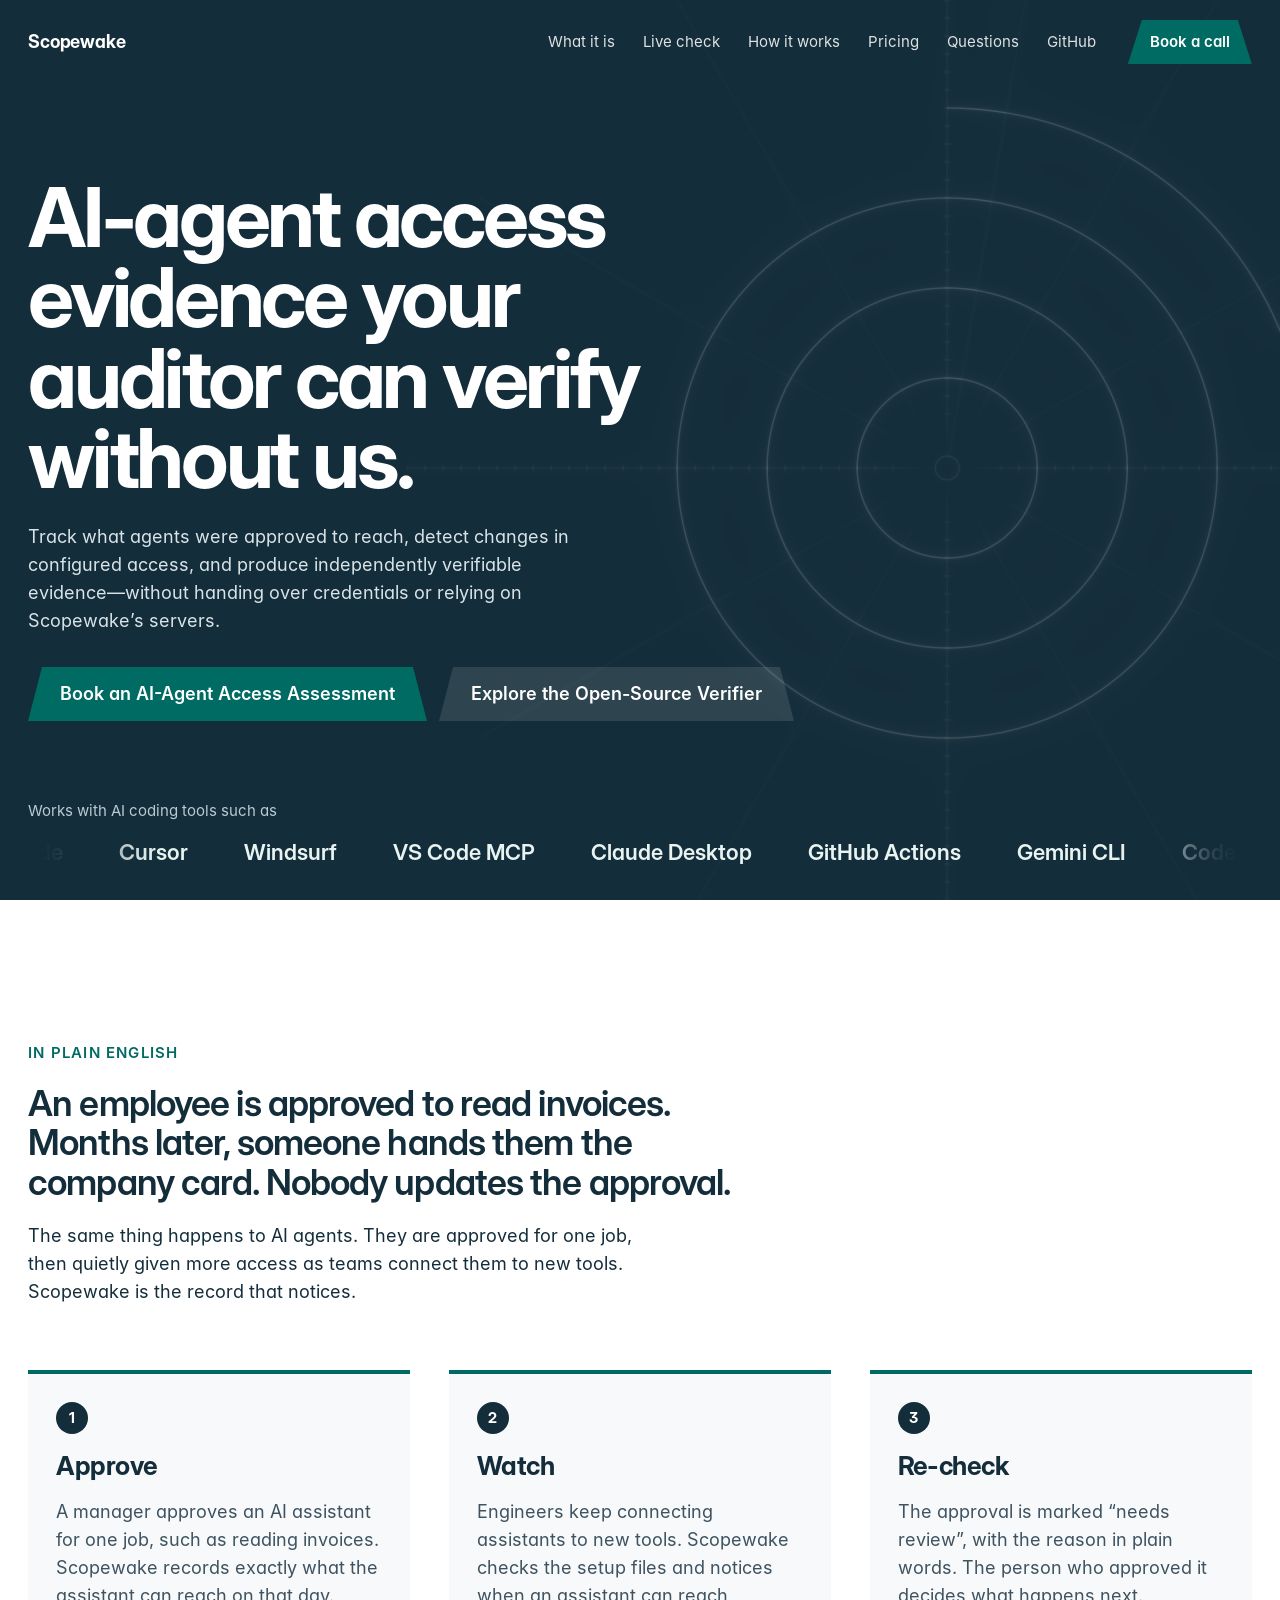
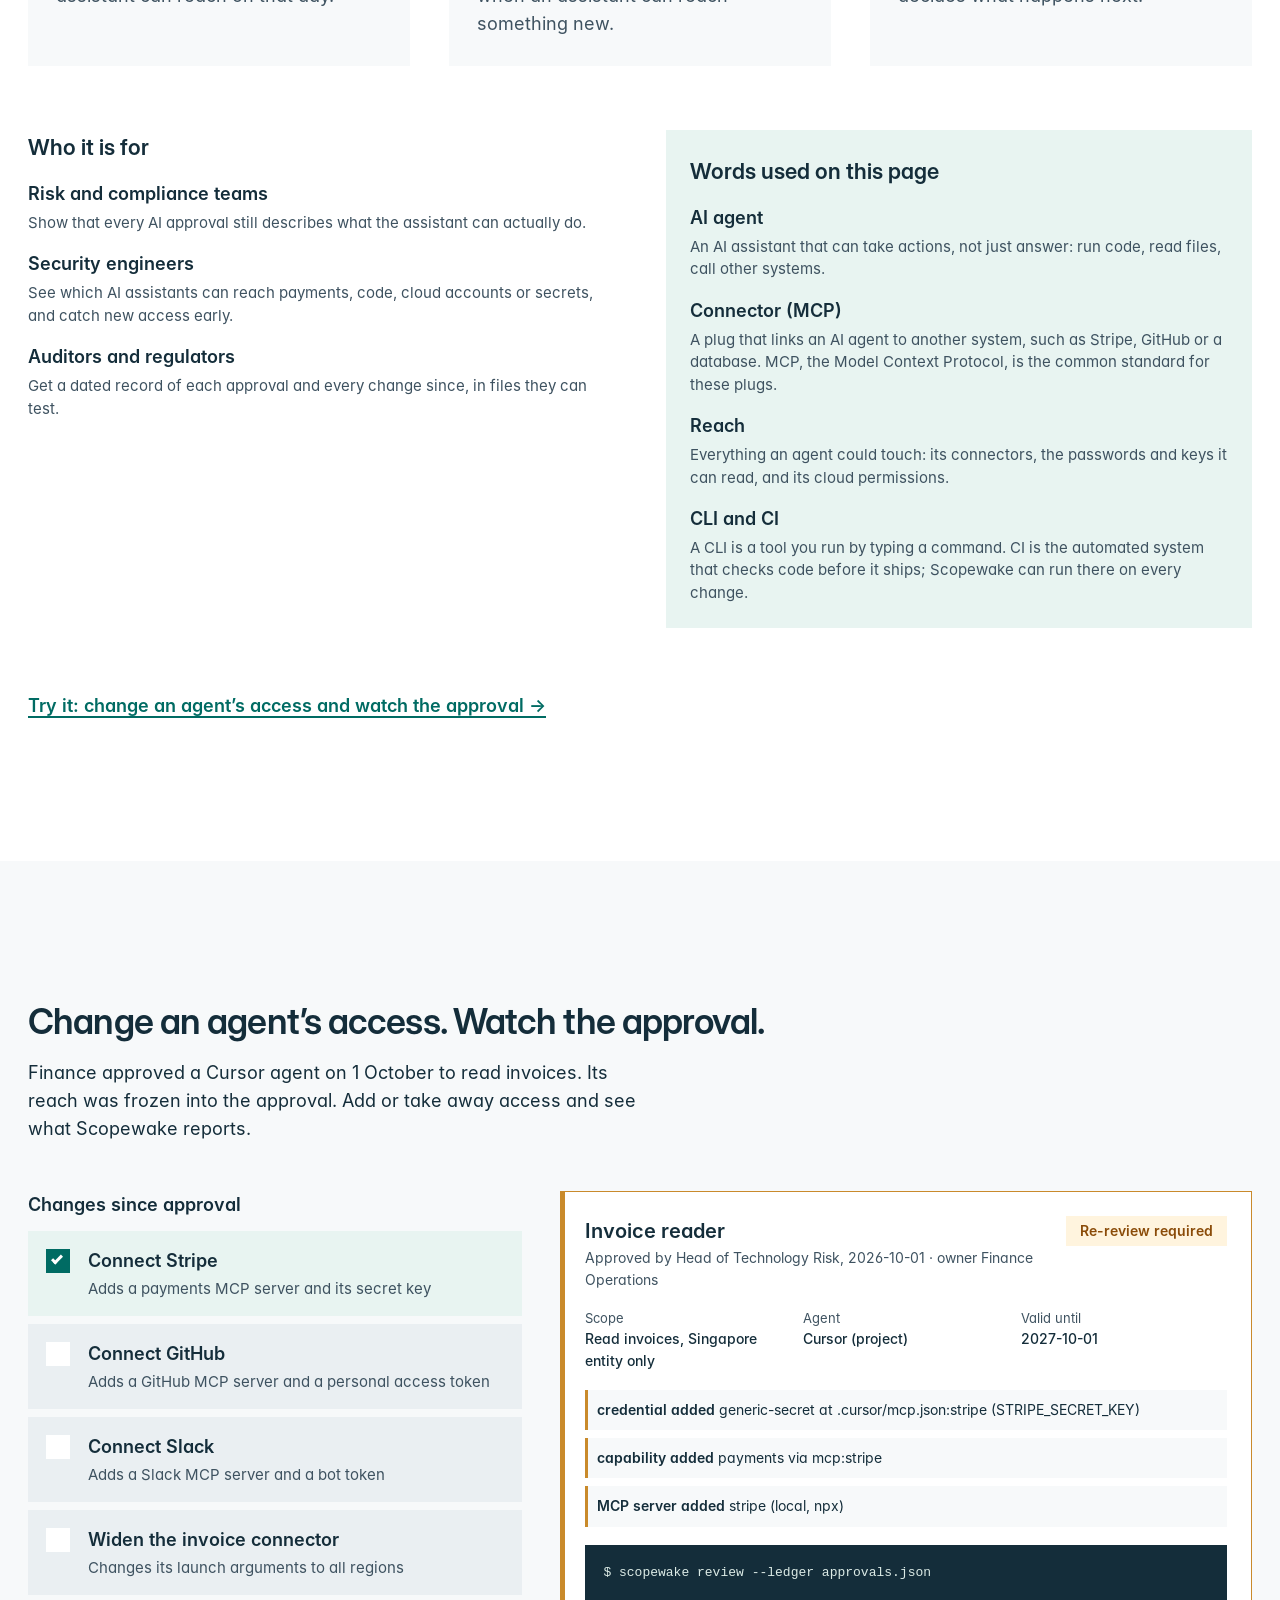
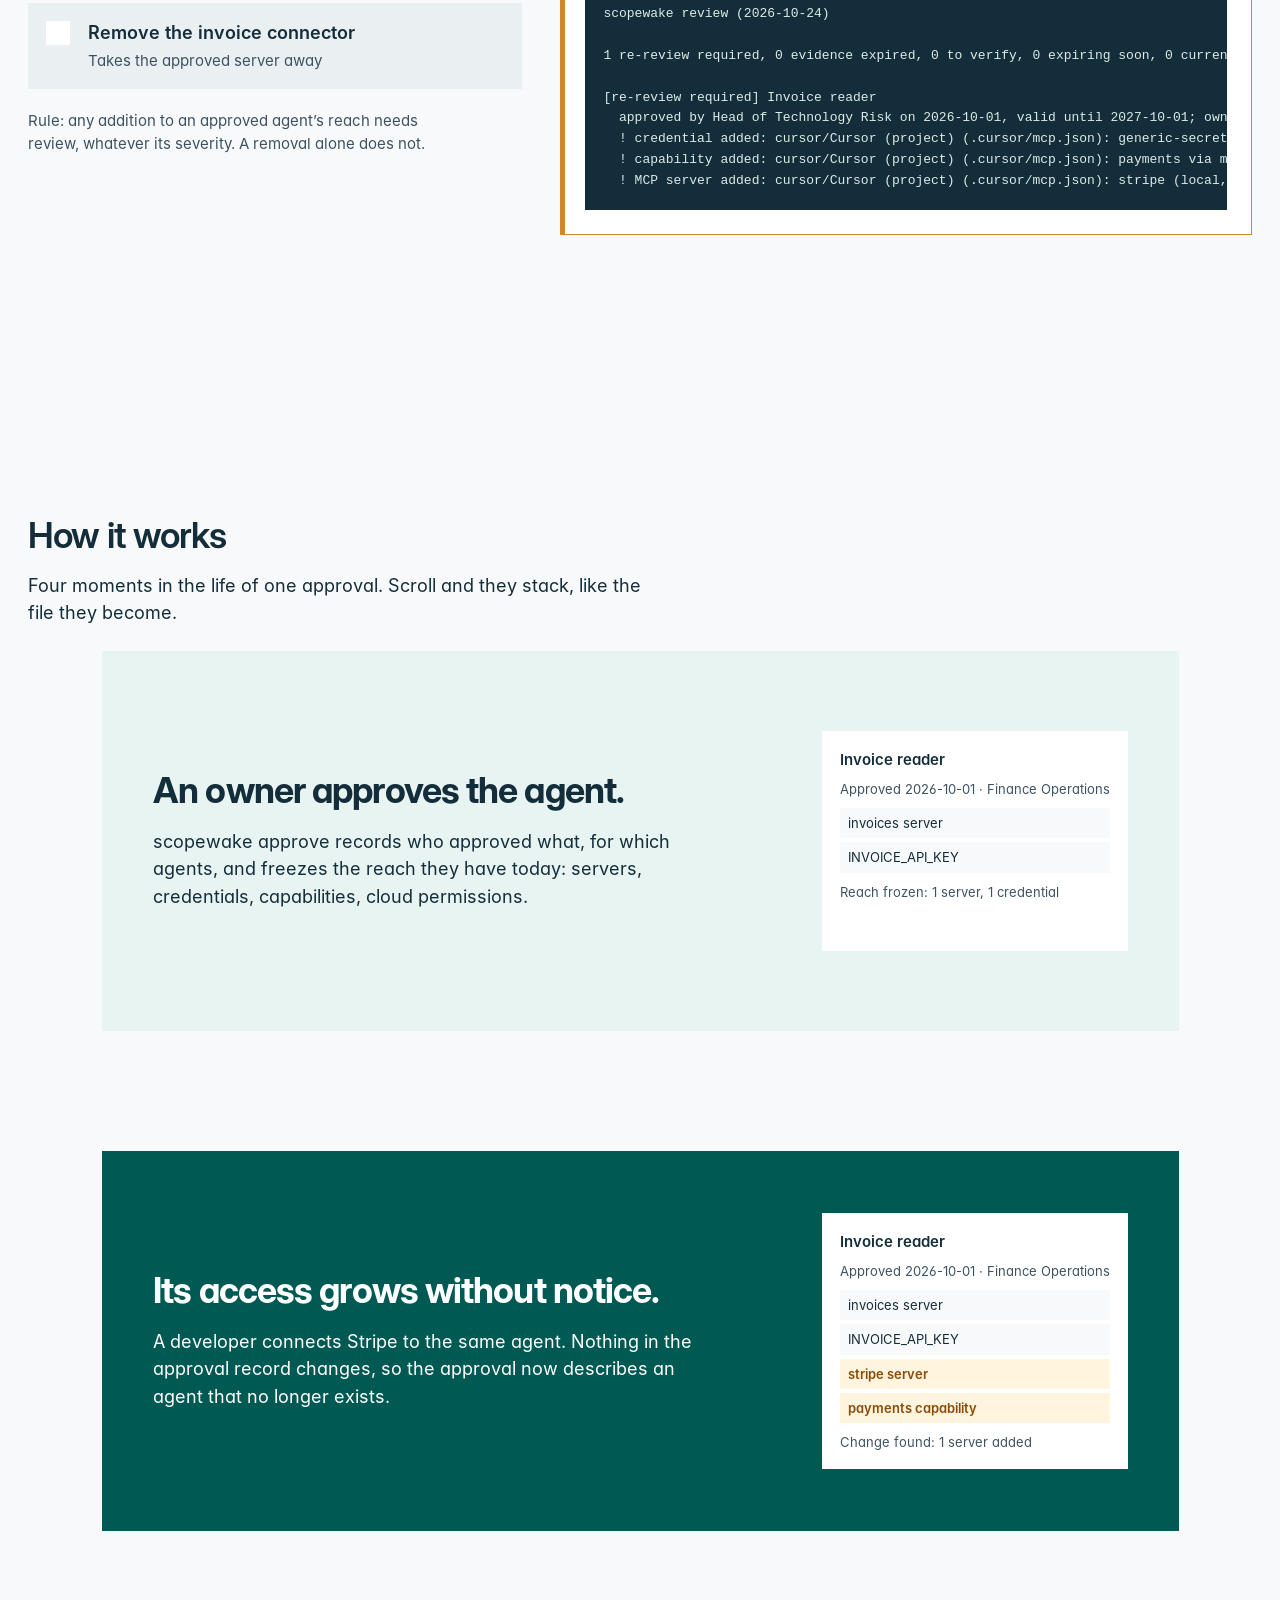
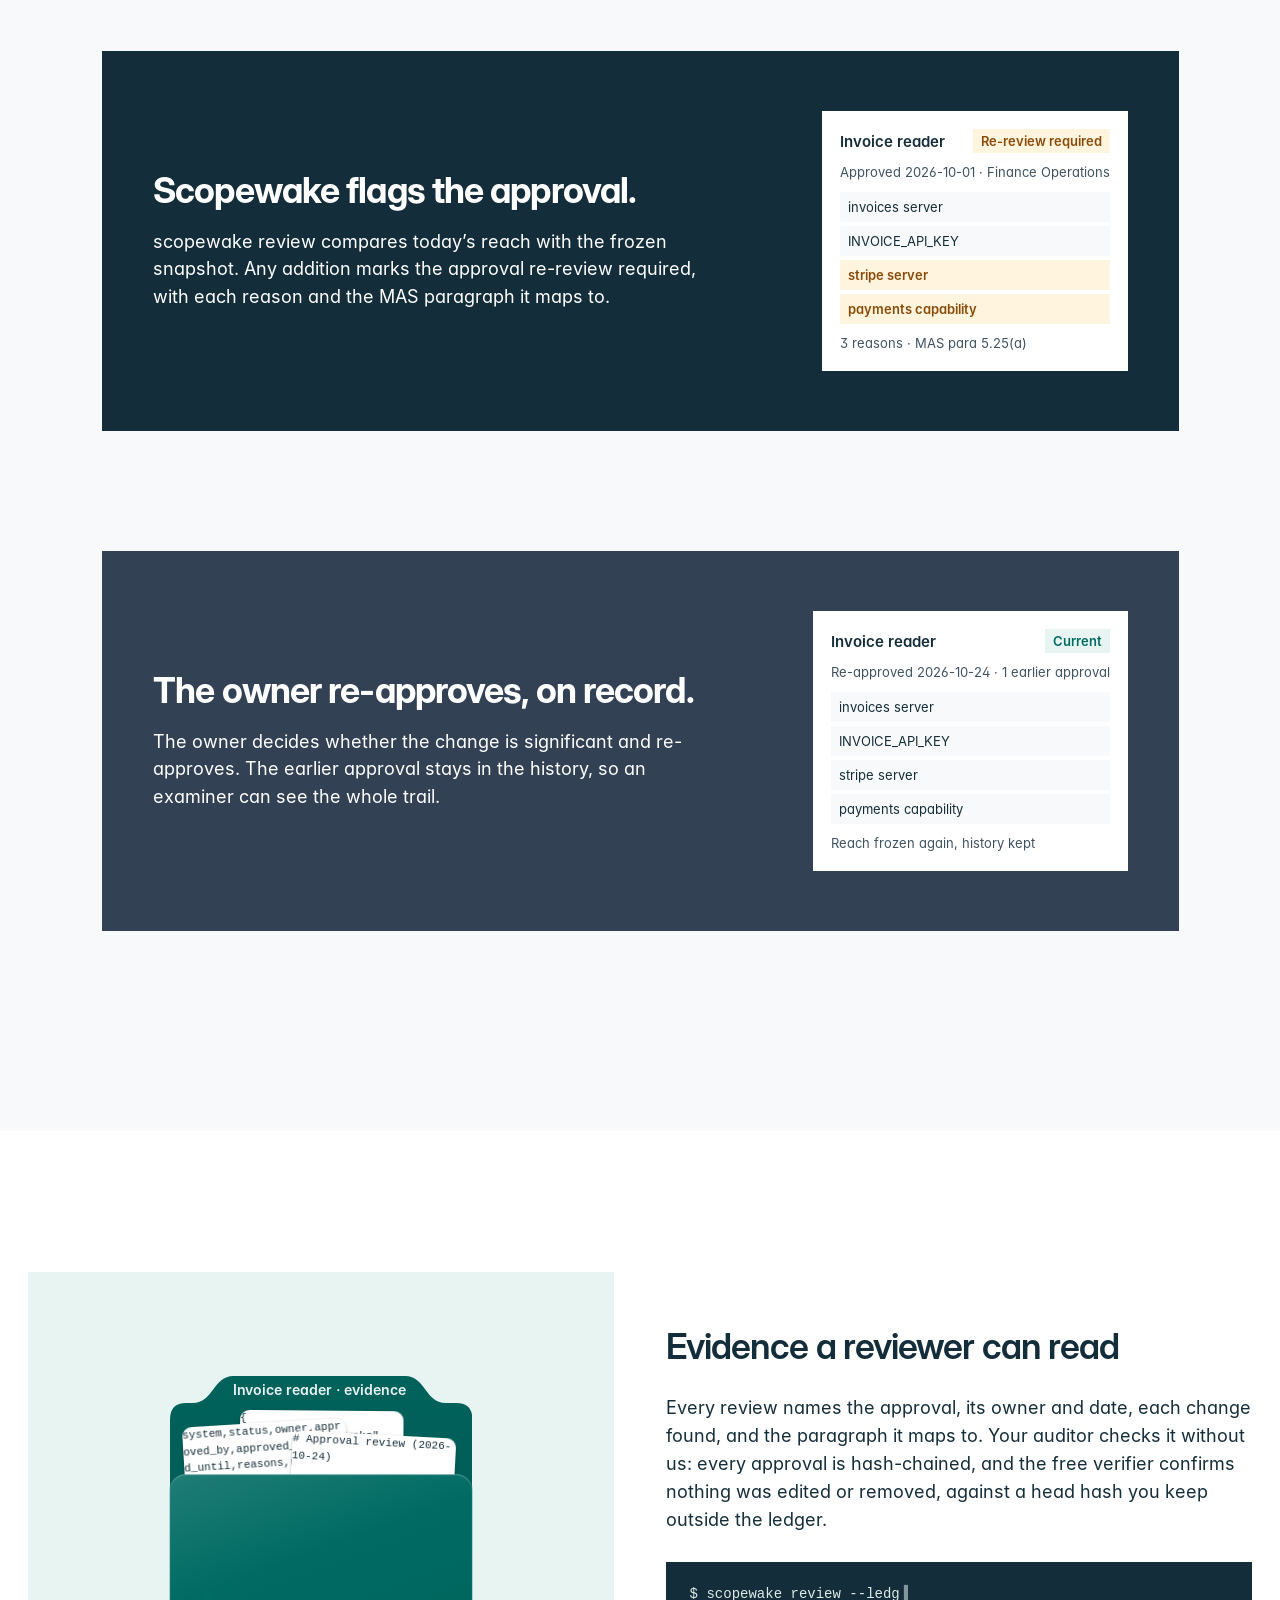
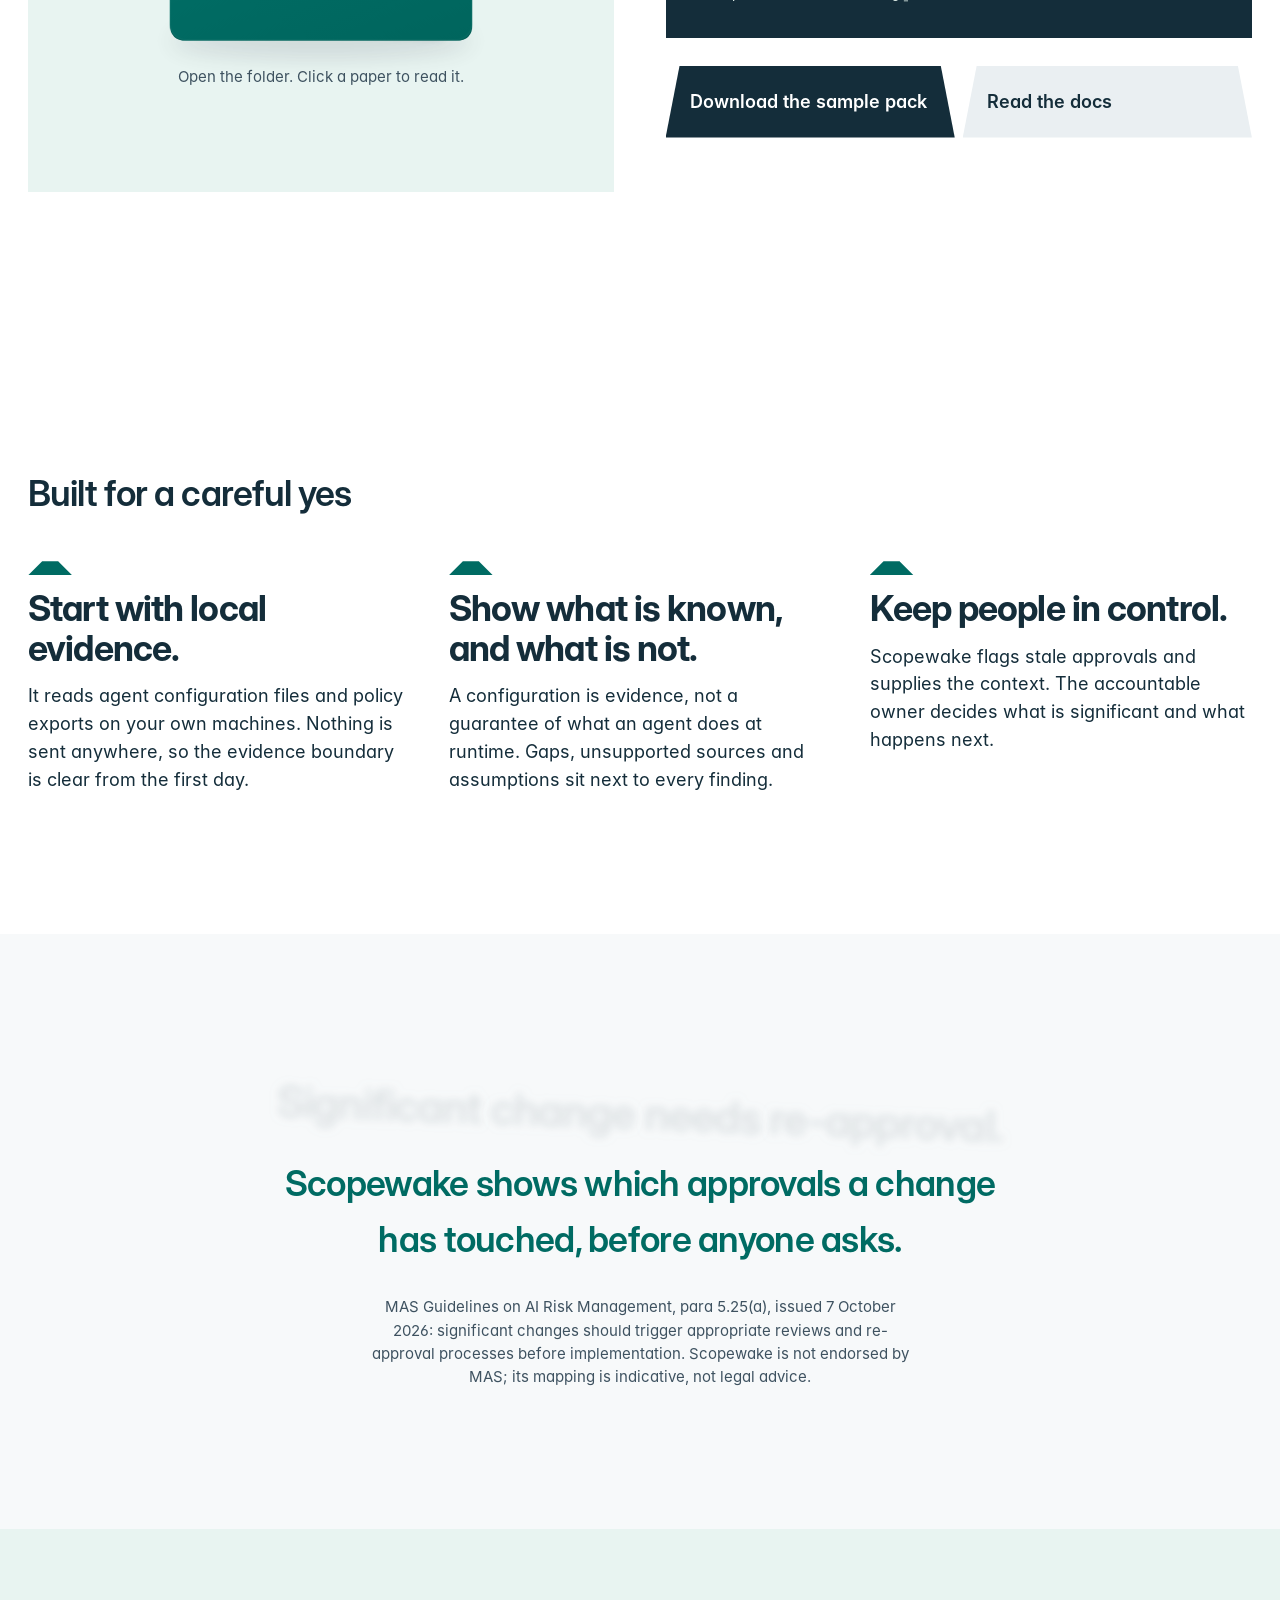
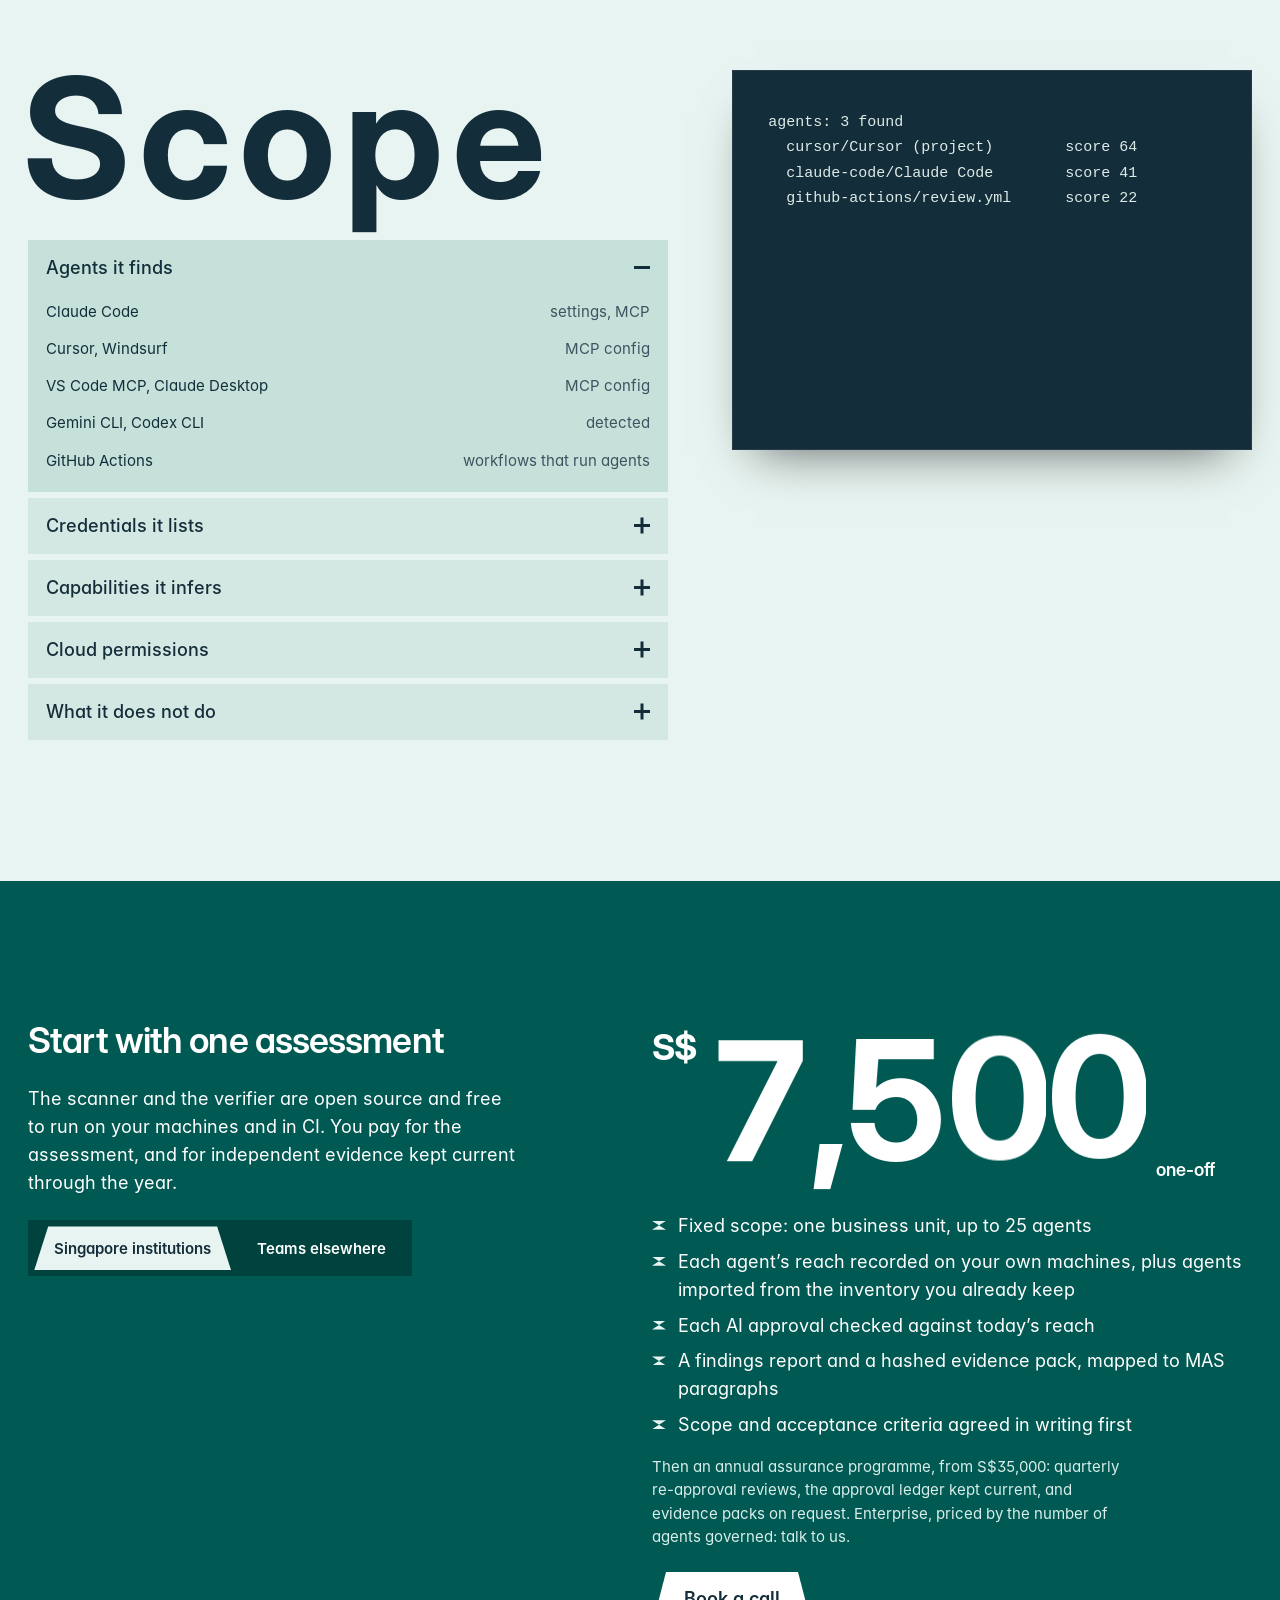
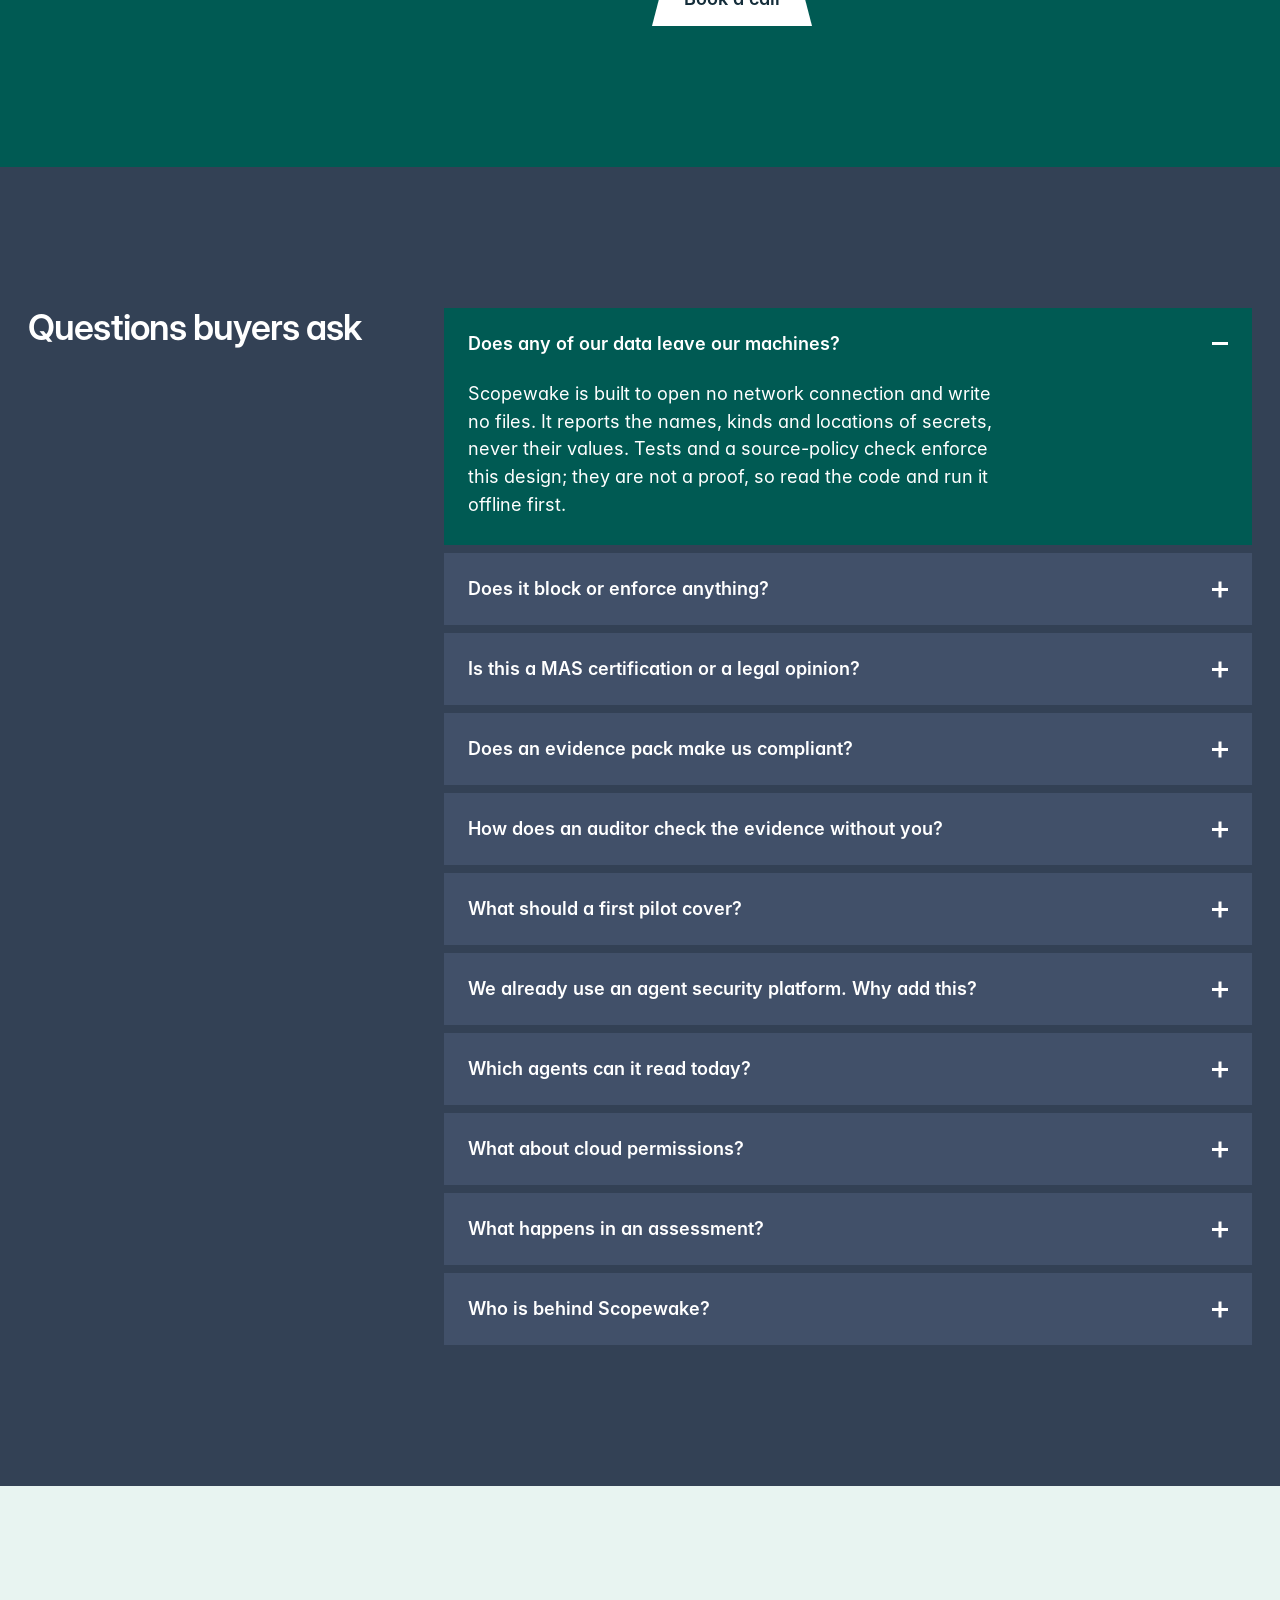
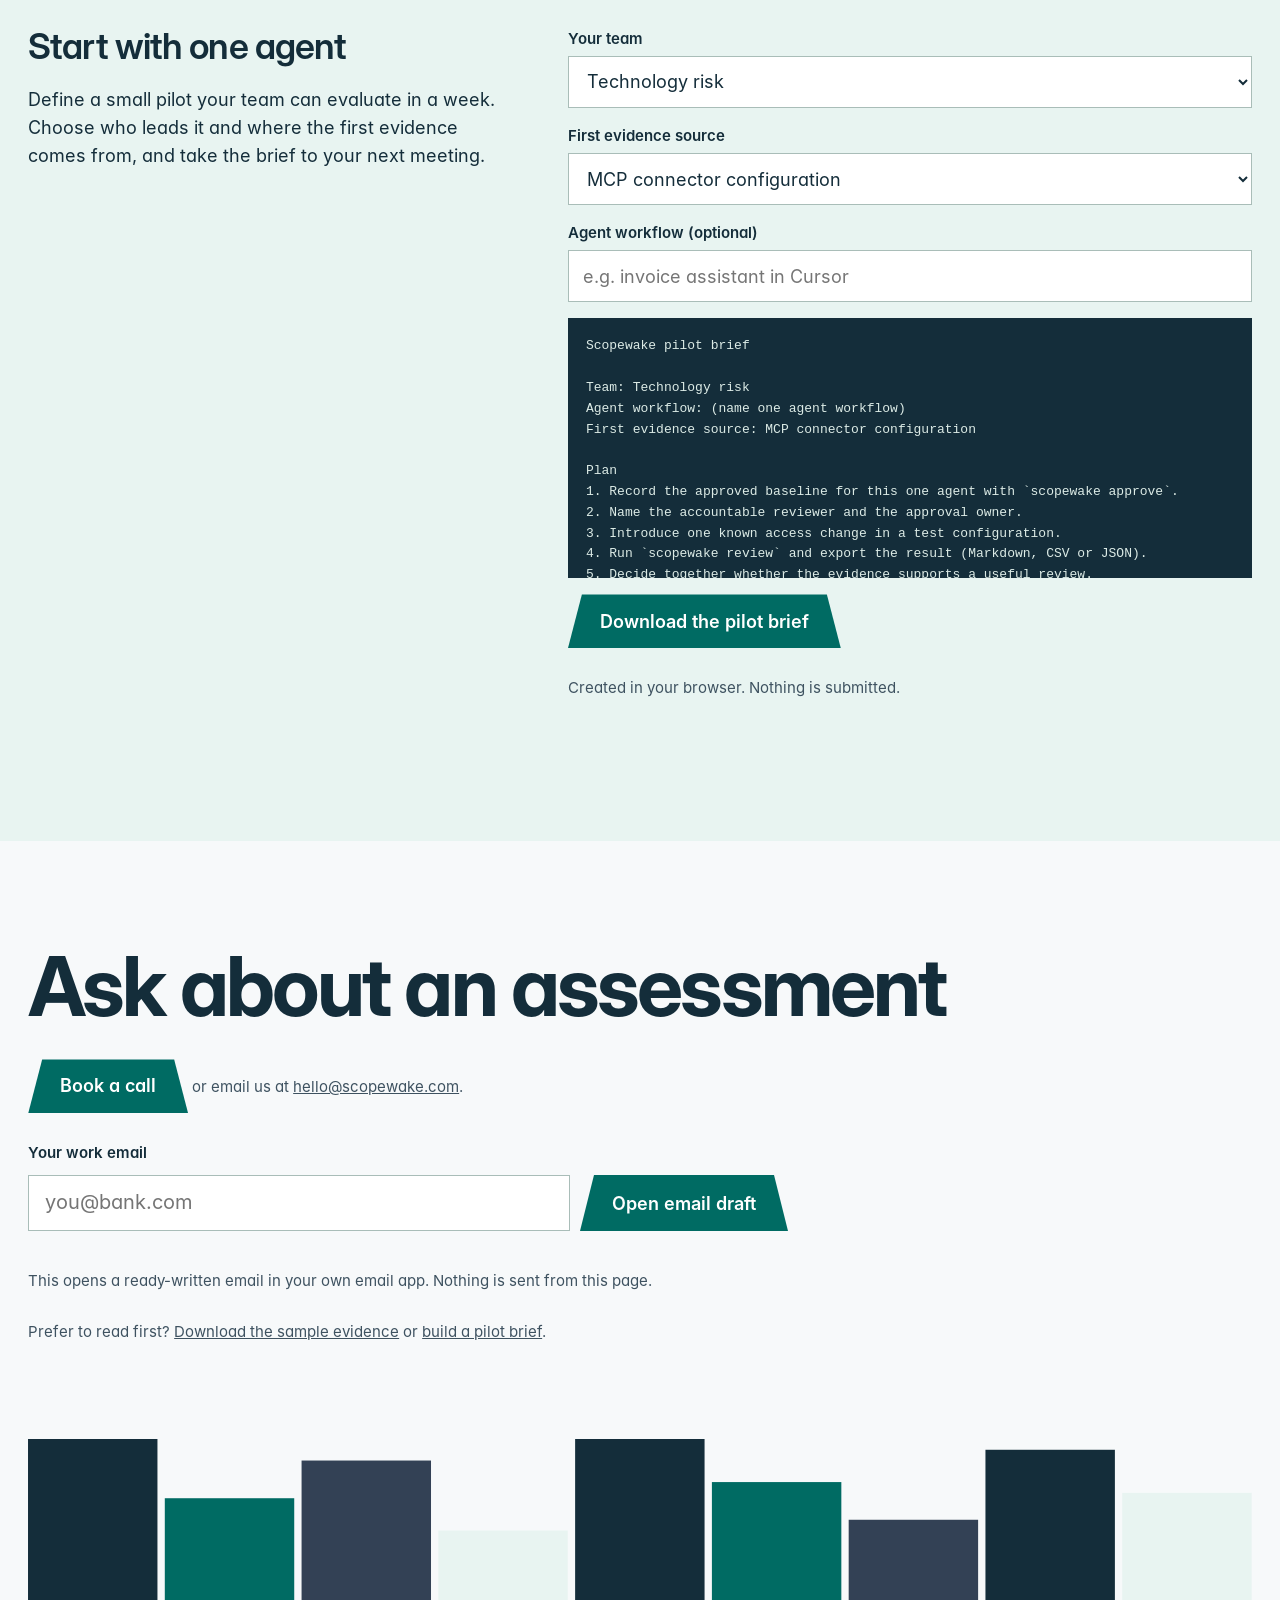
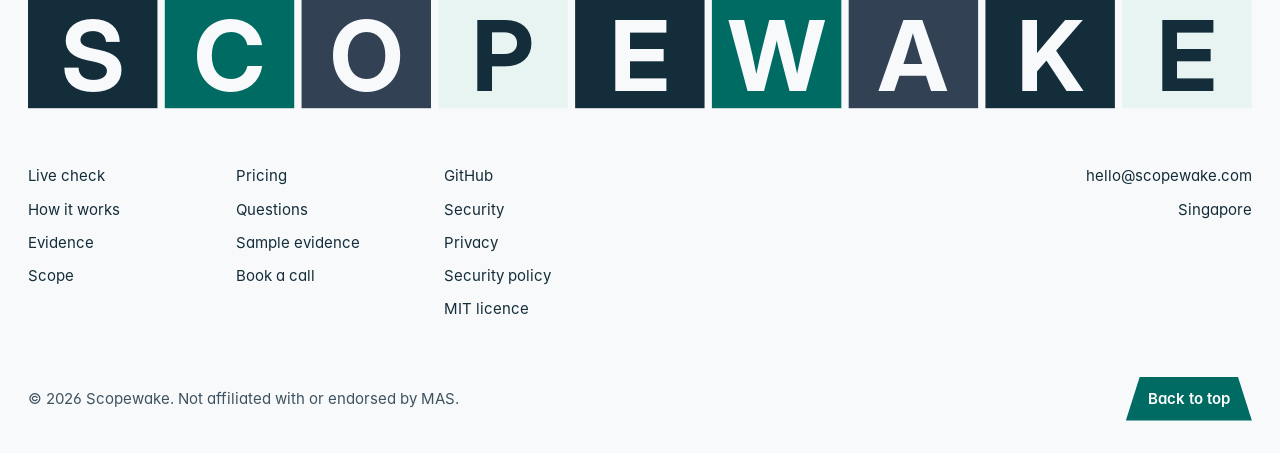
<file: site/index.html>
<!doctype html>
<html lang="en">
<head>
<meta charset="utf-8">
<meta name="viewport" content="width=device-width, initial-scale=1">
<title>Scopewake | AI agent approval and change evidence</title>
<meta name="description" content="AI-agent access evidence your auditor can verify without us. Track what agents were approved to reach, detect changes in configured access, and export the record.">
<meta name="theme-color" content="#142D3A">
<link rel="canonical" href="https://scopewake.com/">
<meta property="og:type" content="website">
<meta property="og:url" content="https://scopewake.com/">
<meta property="og:title" content="Scopewake | Keep AI approvals current">
<meta property="og:description" content="AI-agent access evidence your auditor can verify without us. Track what agents were approved to reach, detect changes in configured access, and export the record.">
<meta property="og:image" content="https://scopewake.com/og-image.png">
<meta name="twitter:card" content="summary_large_image">
<link rel="icon" href="favicon.svg" type="image/svg+xml">
<link rel="preload" href="fonts/interdisplay-600.woff" as="font" type="font/woff" crossorigin>
<link rel="preload" href="fonts/inter-400.woff" as="font" type="font/woff" crossorigin>
<link rel="stylesheet" href="assets/styles.css">
</head>
<body>
<div id="root"><header class="hero" id="top"><div class="hero-radar" aria-hidden="true"></div><nav class="nav" aria-label="Main"><a class="wordmark" href="#top">Scopewake</a><button class="nav-toggle" aria-expanded="false" aria-controls="nav-links">Menu</button><div class="nav-links " id="nav-links"><a href="#plain">What it is</a><a href="#live">Live check</a><a href="#how">How it works</a><a href="#pricing">Pricing</a><a href="#questions">Questions</a><a href="https://github.com/tidelinehq/scopewake">GitHub</a></div><a class="btn btn-small" href="https://calendly.com/sooriiya-scopewake/scopewake-client-meeting-1" target="_blank" rel="noopener">Book a call</a></nav><div class="hero-copy"><h1 class="split-parent h1" style="text-align:left;overflow:hidden;display:inline-block;white-space:normal;word-wrap:break-word" data-split-ready="0">AI-agent access evidence your auditor can verify without us.</h1><p class="hero-sub">Track what agents were approved to reach, detect changes in configured access, and produce independently verifiable evidence—without handing over credentials or relying on Scopewake’s servers.</p><div class="hero-actions"><div class="" style="position:relative;display:inline-block"><div class="" style="will-change:transform"><a class="btn btn-primary" href="https://calendly.com/sooriiya-scopewake/scopewake-client-meeting-1" target="_blank" rel="noopener">Book an AI-Agent Access Assessment</a></div></div><div class="" style="position:relative;display:inline-block"><div class="" style="will-change:transform"><a class="btn btn-ghost" href="https://github.com/tidelinehq/scopewake" target="_blank" rel="noopener">Explore the Open-Source Verifier</a></div></div></div></div><div class="hero-loop"><p class="loop-label">Works with AI coding tools such as</p><div class="loop-clip"><div class="logoloop logoloop--horizontal" style="width:100%;--logoloop-gap:56px;--logoloop-logoHeight:28px;-webkit-mask-image:linear-gradient(to right, rgba(0,0,0,0.0000) 0.000%, rgba(0,0,0,0.0051) 1.000%, rgba(0,0,0,0.0355) 2.000%, rgba(0,0,0,0.1035) 3.000%, rgba(0,0,0,0.2099) 4.000%, rgba(0,0,0,0.3466) 5.000%, rgba(0,0,0,0.5000) 6.000%, rgba(0,0,0,0.6534) 7.000%, rgba(0,0,0,0.7901) 8.000%, rgba(0,0,0,0.8965) 9.000%, rgba(0,0,0,0.9645) 10.000%, rgba(0,0,0,0.9949) 11.000%, rgba(0,0,0,1.0000) 12.000%, rgba(0,0,0,1.0000) 88.000%, rgba(0,0,0,0.9949) 89.000%, rgba(0,0,0,0.9645) 90.000%, rgba(0,0,0,0.8965) 91.000%, rgba(0,0,0,0.7901) 92.000%, rgba(0,0,0,0.6534) 93.000%, rgba(0,0,0,0.5000) 94.000%, rgba(0,0,0,0.3466) 95.000%, rgba(0,0,0,0.2099) 96.000%, rgba(0,0,0,0.1035) 97.000%, rgba(0,0,0,0.0355) 98.000%, rgba(0,0,0,0.0051) 99.000%, rgba(0,0,0,0.0000) 100.000%);mask-image:linear-gradient(to right, rgba(0,0,0,0.0000) 0.000%, rgba(0,0,0,0.0051) 1.000%, rgba(0,0,0,0.0355) 2.000%, rgba(0,0,0,0.1035) 3.000%, rgba(0,0,0,0.2099) 4.000%, rgba(0,0,0,0.3466) 5.000%, rgba(0,0,0,0.5000) 6.000%, rgba(0,0,0,0.6534) 7.000%, rgba(0,0,0,0.7901) 8.000%, rgba(0,0,0,0.8965) 9.000%, rgba(0,0,0,0.9645) 10.000%, rgba(0,0,0,0.9949) 11.000%, rgba(0,0,0,1.0000) 12.000%, rgba(0,0,0,1.0000) 88.000%, rgba(0,0,0,0.9949) 89.000%, rgba(0,0,0,0.9645) 90.000%, rgba(0,0,0,0.8965) 91.000%, rgba(0,0,0,0.7901) 92.000%, rgba(0,0,0,0.6534) 93.000%, rgba(0,0,0,0.5000) 94.000%, rgba(0,0,0,0.3466) 95.000%, rgba(0,0,0,0.2099) 96.000%, rgba(0,0,0,0.1035) 97.000%, rgba(0,0,0,0.0355) 98.000%, rgba(0,0,0,0.0051) 99.000%, rgba(0,0,0,0.0000) 100.000%)" role="region" aria-label="Agents Scopewake reads" data-draggable=""><div class="logoloop__track"><ul class="logoloop__list" role="list" aria-hidden="true"><li class="logoloop__item" role="listitem"><div class="logoloop__content"><span class="logoloop__node" aria-hidden="false"><span class="loop-item">Claude Code</span></span></div></li><li class="logoloop__item" role="listitem"><div class="logoloop__content"><span class="logoloop__node" aria-hidden="false"><span class="loop-item">Cursor</span></span></div></li><li class="logoloop__item" role="listitem"><div class="logoloop__content"><span class="logoloop__node" aria-hidden="false"><span class="loop-item">Windsurf</span></span></div></li><li class="logoloop__item" role="listitem"><div class="logoloop__content"><span class="logoloop__node" aria-hidden="false"><span class="loop-item">VS Code MCP</span></span></div></li><li class="logoloop__item" role="listitem"><div class="logoloop__content"><span class="logoloop__node" aria-hidden="false"><span class="loop-item">Claude Desktop</span></span></div></li><li class="logoloop__item" role="listitem"><div class="logoloop__content"><span class="logoloop__node" aria-hidden="false"><span class="loop-item">GitHub Actions</span></span></div></li><li class="logoloop__item" role="listitem"><div class="logoloop__content"><span class="logoloop__node" aria-hidden="false"><span class="loop-item">Gemini CLI</span></span></div></li><li class="logoloop__item" role="listitem"><div class="logoloop__content"><span class="logoloop__node" aria-hidden="false"><span class="loop-item">Codex CLI</span></span></div></li></ul><ul class="logoloop__list" role="list"><li class="logoloop__item" role="listitem"><div class="logoloop__content"><span class="logoloop__node" aria-hidden="false"><span class="loop-item">Claude Code</span></span></div></li><li class="logoloop__item" role="listitem"><div class="logoloop__content"><span class="logoloop__node" aria-hidden="false"><span class="loop-item">Cursor</span></span></div></li><li class="logoloop__item" role="listitem"><div class="logoloop__content"><span class="logoloop__node" aria-hidden="false"><span class="loop-item">Windsurf</span></span></div></li><li class="logoloop__item" role="listitem"><div class="logoloop__content"><span class="logoloop__node" aria-hidden="false"><span class="loop-item">VS Code MCP</span></span></div></li><li class="logoloop__item" role="listitem"><div class="logoloop__content"><span class="logoloop__node" aria-hidden="false"><span class="loop-item">Claude Desktop</span></span></div></li><li class="logoloop__item" role="listitem"><div class="logoloop__content"><span class="logoloop__node" aria-hidden="false"><span class="loop-item">GitHub Actions</span></span></div></li><li class="logoloop__item" role="listitem"><div class="logoloop__content"><span class="logoloop__node" aria-hidden="false"><span class="loop-item">Gemini CLI</span></span></div></li><li class="logoloop__item" role="listitem"><div class="logoloop__content"><span class="logoloop__node" aria-hidden="false"><span class="loop-item">Codex CLI</span></span></div></li></ul><ul class="logoloop__list" role="list" aria-hidden="true"><li class="logoloop__item" role="listitem"><div class="logoloop__content"><span class="logoloop__node" aria-hidden="false"><span class="loop-item">Claude Code</span></span></div></li><li class="logoloop__item" role="listitem"><div class="logoloop__content"><span class="logoloop__node" aria-hidden="false"><span class="loop-item">Cursor</span></span></div></li><li class="logoloop__item" role="listitem"><div class="logoloop__content"><span class="logoloop__node" aria-hidden="false"><span class="loop-item">Windsurf</span></span></div></li><li class="logoloop__item" role="listitem"><div class="logoloop__content"><span class="logoloop__node" aria-hidden="false"><span class="loop-item">VS Code MCP</span></span></div></li><li class="logoloop__item" role="listitem"><div class="logoloop__content"><span class="logoloop__node" aria-hidden="false"><span class="loop-item">Claude Desktop</span></span></div></li><li class="logoloop__item" role="listitem"><div class="logoloop__content"><span class="logoloop__node" aria-hidden="false"><span class="loop-item">GitHub Actions</span></span></div></li><li class="logoloop__item" role="listitem"><div class="logoloop__content"><span class="logoloop__node" aria-hidden="false"><span class="loop-item">Gemini CLI</span></span></div></li><li class="logoloop__item" role="listitem"><div class="logoloop__content"><span class="logoloop__node" aria-hidden="false"><span class="loop-item">Codex CLI</span></span></div></li></ul></div></div></div></div></header><main><section class="plain" id="plain" aria-labelledby="plain-h"><div class="plain-head"><p class="eyebrow reveal">In plain English</p><h2 id="plain-h" class="h2 reveal">An employee is approved to read invoices. Months later, someone hands them the company card. Nobody updates the approval.</h2><p class="lead reveal">The same thing happens to AI agents. They are approved for one job, then quietly given more access as teams connect them to new tools. Scopewake is the record that notices.</p></div><ol class="plain-steps"><li class="plain-step reveal"><span class="plain-n" aria-hidden="true">1</span><h3 class="plain-t">Approve</h3><p>A manager approves an AI assistant for one job, such as reading invoices. Scopewake records exactly what the assistant can reach on that day.</p></li><li class="plain-step reveal"><span class="plain-n" aria-hidden="true">2</span><h3 class="plain-t">Watch</h3><p>Engineers keep connecting assistants to new tools. Scopewake checks the setup files and notices when an assistant can reach something new.</p></li><li class="plain-step reveal"><span class="plain-n" aria-hidden="true">3</span><h3 class="plain-t">Re-check</h3><p>The approval is marked “needs review”, with the reason in plain words. The person who approved it decides what happens next.</p></li></ol><div class="plain-grid"><div class="plain-who reveal"><h3 class="plain-sub">Who it is for</h3><dl><div><dt>Risk and compliance teams</dt><dd>Show that every AI approval still describes what the assistant can actually do.</dd></div><div><dt>Security engineers</dt><dd>See which AI assistants can reach payments, code, cloud accounts or secrets, and catch new access early.</dd></div><div><dt>Auditors and regulators</dt><dd>Get a dated record of each approval and every change since, in files they can test.</dd></div></dl></div><div class="plain-terms reveal"><h3 class="plain-sub">Words used on this page</h3><dl><div><dt>AI agent</dt><dd>An AI assistant that can take actions, not just answer: run code, read files, call other systems.</dd></div><div><dt>Connector (MCP)</dt><dd>A plug that links an AI agent to another system, such as Stripe, GitHub or a database. MCP, the Model Context Protocol, is the common standard for these plugs.</dd></div><div><dt>Reach</dt><dd>Everything an agent could touch: its connectors, the passwords and keys it can read, and its cloud permissions.</dd></div><div><dt>CLI and CI</dt><dd>A CLI is a tool you run by typing a command. CI is the automated system that checks code before it ships; Scopewake can run there on every change.</dd></div></dl></div></div><p class="plain-next reveal"><a href="#live">Try it: change an agent’s access and watch the approval →</a></p></section><section class="live" id="live" aria-labelledby="live-h"><div class="live-head"><h2 id="live-h" class="h2 reveal">Change an agent’s access. Watch the approval.</h2><p class="lead reveal">Finance approved a Cursor agent on 1 October to read invoices. Its reach was frozen into the approval. Add or take away access and see what Scopewake reports.</p></div><div class="live-sticky is-stale" aria-hidden="true"><span>Approval status</span><span class="pill pill-review" style="opacity:1;transform:none">Re-review required</span><span class="live-count">3<!-- --> change<!-- -->s<!-- --> need review</span></div><div class="live-grid"><div class="spark-wrap" style="position:relative;width:100%;height:100%;isolation:isolate"><fieldset class="changes reveal"><legend>Changes since approval</legend><label class="change is-on"><input type="checkbox" checked=""/><span class="change-box" aria-hidden="true"></span><span class="change-text"><b>Connect Stripe</b><span>Adds a payments MCP server and its secret key</span></span></label><label class="change "><input type="checkbox"/><span class="change-box" aria-hidden="true"></span><span class="change-text"><b>Connect GitHub</b><span>Adds a GitHub MCP server and a personal access token</span></span></label><label class="change "><input type="checkbox"/><span class="change-box" aria-hidden="true"></span><span class="change-text"><b>Connect Slack</b><span>Adds a Slack MCP server and a bot token</span></span></label><label class="change "><input type="checkbox"/><span class="change-box" aria-hidden="true"></span><span class="change-text"><b>Widen the invoice connector</b><span>Changes its launch arguments to all regions</span></span></label><label class="change "><input type="checkbox"/><span class="change-box" aria-hidden="true"></span><span class="change-text"><b>Remove the invoice connector</b><span>Takes the approved server away</span></span></label><p class="note">Rule: any addition to an approved agent’s reach needs review, whatever its severity. A removal alone does not.</p></fieldset><span aria-hidden="true" style="position:absolute;inset:0;z-index:1;overflow:visible;pointer-events:none"></span></div><div class="record-wrap reveal"><div class="record-state is-stale"><div class="record" data-ui="true" aria-live="polite"><div class="record-top"><div><p class="record-name">Invoice reader</p><p class="record-meta">Approved by Head of Technology Risk, 2026-10-01 · owner Finance Operations</p></div><span class="pill pill-review" style="opacity:1;transform:none">Re-review required</span></div><dl class="record-fields"><div><dt>Scope</dt><dd>Read invoices, Singapore entity only</dd></div><div><dt>Agent</dt><dd>Cursor (project)</dd></div><div><dt>Valid until</dt><dd>2027-10-01</dd></div></dl><ul class="reasons"><li class="reason-add" style="opacity:1;transform:none"><b>credential added</b> <!-- -->generic-secret at .cursor/mcp.json:stripe (STRIPE_SECRET_KEY)</li><li class="reason-add" style="opacity:1;transform:none"><b>capability added</b> <!-- -->payments via mcp:stripe</li><li class="reason-add" style="opacity:1;transform:none"><b>MCP server added</b> <!-- -->stripe (local, npx)</li></ul><pre class="cli"><code>$ scopewake review --ledger approvals.json

scopewake review (2026-10-24)

1 re-review required, 0 evidence expired, 0 to verify, 0 expiring soon, 0 current; 0 unapproved agent(s)

[re-review required] Invoice reader
  approved by Head of Technology Risk on 2026-10-01, valid until 2027-10-01; owner Finance Operations
  ! credential added: cursor/Cursor (project) (.cursor/mcp.json): generic-secret at .cursor/mcp.json:stripe (STRIPE_SECRET_KEY)  [MAS AIRM para 5.25(a), 5.24]
  ! capability added: cursor/Cursor (project) (.cursor/mcp.json): payments via mcp:stripe  [MAS AIRM para 5.25(a), 5.24]
  ! MCP server added: cursor/Cursor (project) (.cursor/mcp.json): stripe (local, npx)  [MAS AIRM para 5.25(a), 5.24]</code></pre></div></div></div></div></section><section class="how" id="how" aria-labelledby="how-h"><div class="how-intro"><h2 id="how-h" class="h2 reveal">How it works</h2><p class="lead reveal">Four moments in the life of one approval. Scroll and they stack, like the file they become.</p></div><div class="scroll-stack scroll-stack--window"><div class="scroll-stack__inner"><div data-stack-slot="" class="scroll-stack__slot" style="top:calc(18% + 0px);margin-bottom:84px;z-index:1"><div class="scroll-stack-card step st-mint"><div class="step-text"><h3 class="step-title">An owner approves the agent.</h3><p>scopewake approve records who approved what, for which agents, and freezes the reach they have today: servers, credentials, capabilities, cloud permissions.</p></div><div class="mini" data-ui="true"><div class="mini-top"><b>Invoice reader</b></div><p class="mini-meta">Approved 2026-10-01 · Finance Operations</p><ul class="mini-list"><li>invoices server</li><li>INVOICE_API_KEY</li></ul><p class="mini-foot">Reach frozen: 1 server, 1 credential</p></div><span class="scroll-stack-card__shade" aria-hidden="true"></span></div></div><div aria-hidden="true" style="height:36px;margin-top:0"></div><div data-stack-slot="" class="scroll-stack__slot" style="top:calc(18% + 28px);margin-bottom:56px;z-index:2"><div class="scroll-stack-card step st-teal"><div class="step-text"><h3 class="step-title">Its access grows without notice.</h3><p>A developer connects Stripe to the same agent. Nothing in the approval record changes, so the approval now describes an agent that no longer exists.</p></div><div class="mini" data-ui="true"><div class="mini-top"><b>Invoice reader</b></div><p class="mini-meta">Approved 2026-10-01 · Finance Operations</p><ul class="mini-list"><li>invoices server</li><li>INVOICE_API_KEY</li><li class="mini-new">stripe server</li><li class="mini-new">payments capability</li></ul><p class="mini-foot">Change found: 1 server added</p></div><span class="scroll-stack-card__shade" aria-hidden="true"></span></div></div><div aria-hidden="true" style="height:64px;margin-top:0"></div><div data-stack-slot="" class="scroll-stack__slot" style="top:calc(18% + 56px);margin-bottom:28px;z-index:3"><div class="scroll-stack-card step st-ink"><div class="step-text"><h3 class="step-title">Scopewake flags the approval.</h3><p>scopewake review compares today’s reach with the frozen snapshot. Any addition marks the approval re-review required, with each reason and the MAS paragraph it maps to.</p></div><div class="mini" data-ui="true"><div class="mini-top"><b>Invoice reader</b><span class="pill pill-review">Re-review required</span></div><p class="mini-meta">Approved 2026-10-01 · Finance Operations</p><ul class="mini-list"><li>invoices server</li><li>INVOICE_API_KEY</li><li class="mini-new">stripe server</li><li class="mini-new">payments capability</li></ul><p class="mini-foot">3 reasons · MAS para 5.25(a)</p></div><span class="scroll-stack-card__shade" aria-hidden="true"></span></div></div><div aria-hidden="true" style="height:92px;margin-top:0"></div><div data-stack-slot="" class="scroll-stack__slot" style="top:calc(18% + 84px);margin-bottom:0;z-index:4"><div class="scroll-stack-card step st-slate"><div class="step-text"><h3 class="step-title">The owner re-approves, on record.</h3><p>The owner decides whether the change is significant and re-approves. The earlier approval stays in the history, so an examiner can see the whole trail.</p></div><div class="mini" data-ui="true"><div class="mini-top"><b>Invoice reader</b><span class="pill pill-ok">Current</span></div><p class="mini-meta">Re-approved 2026-10-24 · 1 earlier approval</p><ul class="mini-list"><li>invoices server</li><li>INVOICE_API_KEY</li><li class="">stripe server</li><li class="">payments capability</li></ul><p class="mini-foot">Reach frozen again, history kept</p></div><span class="scroll-stack-card__shade" aria-hidden="true"></span></div></div><div class="scroll-stack__end" aria-hidden="true"></div></div></div></section><section class="evidence" id="evidence" aria-labelledby="ev-h"><div class="ev-folder reveal" data-ui="true"><div class="folder-fallback">Sample evidence: review.md, review.csv, review.json</div><p class="ev-hint">Open the folder. Click a paper to read it.</p></div><div class="ev-side"><h2 id="ev-h" class="h2 reveal">Evidence a reviewer can read</h2><p class="body reveal">Every review names the approval, its owner and date, each change found, and the paragraph it maps to. Your auditor checks it without us: every approval is hash-chained, and the free verifier confirms nothing was edited or removed, against a head hash you keep outside the ledger.</p><div class="ev-term" data-ui="true"><code class="text-type ev-type"><span class="text-type__sr">$ scopewake review --ledger approvals.json --format md &gt; review.md scopewake review --ledger approvals.json --format csv &gt; review.csv scopewake review --ledger approvals.json --fail-on-review scopewake verify-ledger approvals.json</span><span class="text-type__content" aria-hidden="true"><span class="text-type__prefix" style="color:currentColor">$ </span><span style="color:inherit"></span><span class="text-type__caret">​</span></span><span aria-hidden="true" class="text-type__cursor text-type__cursor--character  "><span class="text-type__blink">▍</span></span></code></div><div class="ev-cells"><a class="cell cell-ink" href="sample/scopewake-sample-evidence.pdf" download="">Download the sample pack</a><a class="cell cell-tone" href="https://github.com/tidelinehq/scopewake#approval-review-keep-ai-approvals-current">Read the docs</a></div></div></section><section class="principles" id="principles" aria-labelledby="pp-h"><h2 id="pp-h" class="h2 reveal">Built for a careful yes</h2><div class="pp-grid"><div class="pp reveal"><span class="pp-tab" aria-hidden="true"></span><h3 class="pp-t">Start with local evidence.</h3><p>It reads agent configuration files and policy exports on your own machines. Nothing is sent anywhere, so the evidence boundary is clear from the first day.</p></div><div class="pp reveal"><span class="pp-tab" aria-hidden="true"></span><h3 class="pp-t">Show what is known, and what is not.</h3><p>A configuration is evidence, not a guarantee of what an agent does at runtime. Gaps, unsupported sources and assumptions sit next to every finding.</p></div><div class="pp reveal"><span class="pp-tab" aria-hidden="true"></span><h3 class="pp-t">Keep people in control.</h3><p>Scopewake flags stale approvals and supplies the context. The accountable owner decides what is significant and what happens next.</p></div></div></section><section class="reg"><h2 class="scroll-reveal statement-wrap" aria-label="Significant change needs re-approval."><span class="scroll-reveal-text statement" aria-hidden="true"><span class="scroll-reveal-word"><span class="scroll-reveal-piece">Significant</span></span> <span class="scroll-reveal-word"><span class="scroll-reveal-piece">change</span></span> <span class="scroll-reveal-word"><span class="scroll-reveal-piece">needs</span></span> <span class="scroll-reveal-word"><span class="scroll-reveal-piece">re-approval.</span></span></span></h2><p class="reg-sub reveal">Scopewake shows which approvals a change has touched, before anyone asks.</p><p class="cite reveal">MAS Guidelines on AI Risk Management, para 5.25(a), issued 7 October 2026: significant changes should trigger appropriate reviews and re-approval processes before implementation. Scopewake is not endorsed by MAS; its mapping is indicative, not legal advice.</p></section><section class="scope" id="scope" aria-labelledby="scope-h"><div class="scope-col"><h2 id="scope-h" class="giant reveal">Scope</h2><div class="bars"><details class="bar is-hot" open=""><summary><span>Agents it finds</span><span class="plus" aria-hidden="true"></span></summary><ul><li><span>Claude Code</span><span>settings, MCP</span></li><li><span>Cursor, Windsurf</span><span>MCP config</span></li><li><span>VS Code MCP, Claude Desktop</span><span>MCP config</span></li><li><span>Gemini CLI, Codex CLI</span><span>detected</span></li><li><span>GitHub Actions</span><span>workflows that run agents</span></li></ul><pre class="bar-inline" data-ui="true"><code>agents: 3 found
  cursor/Cursor (project)        score 64
  claude-code/Claude Code        score 41
  github-actions/review.yml      score 22</code></pre></details><details class="bar "><summary><span>Credentials it lists</span><span class="plus" aria-hidden="true"></span></summary><ul><li><span>MCP server env and args</span><span>names only</span></li><li><span>.env files in the project</span><span>names only</span></li><li><span>Cloud and tool files in home</span><span>AWS, GCP, Azure, kube, SSH</span></li><li><span>Workflow secrets</span><span>secrets.* references</span></li></ul><pre class="bar-inline" data-ui="true"><code>credential: generic-secret
  at .cursor/mcp.json:stripe
  name STRIPE_SECRET_KEY
  value never read into output</code></pre></details><details class="bar "><summary><span>Capabilities it infers</span><span class="plus" aria-hidden="true"></span></summary><ul><li><span>Shell and filesystem</span><span></span></li><li><span>Browser control</span><span></span></li><li><span>GitHub, Slack, email</span><span></span></li><li><span>Databases, cloud, payments</span><span>from MCP server names</span></li></ul><pre class="bar-inline" data-ui="true"><code>capability: payments via mcp:stripe
capability: github via mcp:github
capability: shell-execution via cursor</code></pre></details><details class="bar "><summary><span>Cloud permissions</span><span class="plus" aria-hidden="true"></span></summary><ul><li><span>AWS</span><span>from an IAM export you supply</span></li><li><span>Role chains</span><span>up to three AssumeRole hops</span></li><li><span>GCP and Azure</span><span>not analysed yet</span></li></ul><pre class="bar-inline" data-ui="true"><code>$ scopewake aws iam.json
  ci-deployer      privilege escalation
  dev-agent        data read, secrets read</code></pre></details><details class="bar "><summary><span>What it does not do</span><span class="plus" aria-hidden="true"></span></summary><ul><li><span>Block or enforce</span><span>it reports only</span></li><li><span>Call cloud APIs</span><span>never</span></li><li><span>Verify keys are live</span><span>no</span></li><li><span>Certify compliance</span><span>no; owners decide</span></li></ul><pre class="bar-inline" data-ui="true"><code>Indicative mapping, not legal advice.
The owner decides whether a change
is significant.</code></pre></details></div></div><div class="scope-preview" aria-hidden="true"><div class="spotlight-card preview-frame" style="--spotlight-card-surface:#111111;--spotlight-card-border:rgba(255, 255, 255, 0.08);--spotlight-card-shadow:0 24px 48px -24px rgba(0, 0, 0, 0.6)" data-ui="true"><span class="spotlight-card__light" aria-hidden="true"></span><span class="spotlight-card__grain" style="background-image:url(&quot;data:image/svg+xml,%3Csvg xmlns=&#x27;http://www.w3.org/2000/svg&#x27; width=&#x27;160&#x27; height=&#x27;160&#x27;%3E%3Cfilter id=&#x27;n&#x27;%3E%3CfeTurbulence type=&#x27;fractalNoise&#x27; baseFrequency=&#x27;0.85&#x27; numOctaves=&#x27;2&#x27; stitchTiles=&#x27;stitch&#x27;/%3E%3CfeColorMatrix type=&#x27;saturate&#x27; values=&#x27;0&#x27;/%3E%3C/filter%3E%3Crect width=&#x27;100%25&#x27; height=&#x27;100%25&#x27; filter=&#x27;url(%23n)&#x27;/%3E%3C/svg%3E&quot;)" aria-hidden="true"></span><pre class="preview on"><code>agents: 3 found
  cursor/Cursor (project)        score 64
  claude-code/Claude Code        score 41
  github-actions/review.yml      score 22</code></pre><pre class="preview "><code>credential: generic-secret
  at .cursor/mcp.json:stripe
  name STRIPE_SECRET_KEY
  value never read into output</code></pre><pre class="preview "><code>capability: payments via mcp:stripe
capability: github via mcp:github
capability: shell-execution via cursor</code></pre><pre class="preview "><code>$ scopewake aws iam.json
  ci-deployer      privilege escalation
  dev-agent        data read, secrets read</code></pre><pre class="preview "><code>Indicative mapping, not legal advice.
The owner decides whether a change
is significant.</code></pre><span class="spotlight-card__border" aria-hidden="true"></span><span class="spotlight-card__edge" aria-hidden="true"></span></div></div></section><section class="pricing" id="pricing" aria-labelledby="pr-h"><div class="pr-left"><h2 id="pr-h" class="h2 reveal">Start with one assessment</h2><p class="body reveal">The scanner and the verifier are open source and free to run on your machines and in CI. You pay for the assessment, and for independent evidence kept current through the year.</p><div class="pr-switch" role="tablist" aria-label="Where you are"><button id="tab-sg" role="tab" aria-selected="true" aria-controls="pr-panel" tabindex="0" class="on"><span class="pr-pill"></span><span class="pr-label">Singapore institutions</span></button><button id="tab-global" role="tab" aria-selected="false" aria-controls="pr-panel" tabindex="-1" class=""><span class="pr-label">Teams elsewhere</span></button></div></div><div class="pr-right" id="pr-panel" role="tabpanel" aria-labelledby="tab-sg"><div class="price" aria-live="polite" aria-label="S$7,500 one-off"><span class="cur">S$</span><span aria-hidden="true" data-ui="true" class="counter-wrap"><span class="counter price-counter" style="font-size:var(--t-giant);font-weight:700;color:#FFFFFF;font-variant-numeric:tabular-nums;--counter-fade:0.3em;--counter-gap:0px;--counter-padding:0px"><span class="counter__sr">7,500</span><span class="counter__row" aria-hidden="true"><span data-slot="i3" class="counter__digit"><span class="counter__sizer">7</span><span class="counter__window" style="mask-image:linear-gradient(to bottom, rgba(0, 0, 0, 0) 0, rgba(0, 0, 0, 0.0355) calc(var(--counter-fade, 0em) * 0.1667), rgba(0, 0, 0, 0.2099) calc(var(--counter-fade, 0em) * 0.3333), rgba(0, 0, 0, 0.5) calc(var(--counter-fade, 0em) * 0.5), rgba(0, 0, 0, 0.7901) calc(var(--counter-fade, 0em) * 0.6667), rgba(0, 0, 0, 0.9645) calc(var(--counter-fade, 0em) * 0.8333), #000 var(--counter-fade, 0em), #000 calc(100% - var(--counter-fade, 0em)), rgba(0, 0, 0, 0.9645) calc(100% - var(--counter-fade, 0em) * 0.8333), rgba(0, 0, 0, 0.7901) calc(100% - var(--counter-fade, 0em) * 0.6667), rgba(0, 0, 0, 0.5) calc(100% - var(--counter-fade, 0em) * 0.5), rgba(0, 0, 0, 0.2099) calc(100% - var(--counter-fade, 0em) * 0.3333), rgba(0, 0, 0, 0.0355) calc(100% - var(--counter-fade, 0em) * 0.1667), rgba(0, 0, 0, 0) 100%);-webkit-mask-image:linear-gradient(to bottom, rgba(0, 0, 0, 0) 0, rgba(0, 0, 0, 0.0355) calc(var(--counter-fade, 0em) * 0.1667), rgba(0, 0, 0, 0.2099) calc(var(--counter-fade, 0em) * 0.3333), rgba(0, 0, 0, 0.5) calc(var(--counter-fade, 0em) * 0.5), rgba(0, 0, 0, 0.7901) calc(var(--counter-fade, 0em) * 0.6667), rgba(0, 0, 0, 0.9645) calc(var(--counter-fade, 0em) * 0.8333), #000 var(--counter-fade, 0em), #000 calc(100% - var(--counter-fade, 0em)), rgba(0, 0, 0, 0.9645) calc(100% - var(--counter-fade, 0em) * 0.8333), rgba(0, 0, 0, 0.7901) calc(100% - var(--counter-fade, 0em) * 0.6667), rgba(0, 0, 0, 0.5) calc(100% - var(--counter-fade, 0em) * 0.5), rgba(0, 0, 0, 0.2099) calc(100% - var(--counter-fade, 0em) * 0.3333), rgba(0, 0, 0, 0.0355) calc(100% - var(--counter-fade, 0em) * 0.1667), rgba(0, 0, 0, 0) 100%)"><span class="counter__strip" data-strip=""><span class="counter__numeral" data-numeral="" style="transform:translateY(300%)">0</span><span class="counter__numeral" data-numeral="" style="transform:translateY(400%)">1</span><span class="counter__numeral" data-numeral="" style="transform:translateY(-500%)">2</span><span class="counter__numeral" data-numeral="" style="transform:translateY(-400%)">3</span><span class="counter__numeral" data-numeral="" style="transform:translateY(-300%)">4</span><span class="counter__numeral" data-numeral="" style="transform:translateY(-200%)">5</span><span class="counter__numeral" data-numeral="" style="transform:translateY(-100%)">6</span><span class="counter__numeral" data-numeral="" style="transform:translateY(0%)">7</span><span class="counter__numeral" data-numeral="" style="transform:translateY(100%)">8</span><span class="counter__numeral" data-numeral="" style="transform:translateY(200%)">9</span></span></span><svg class="counter__blur" aria-hidden="true"><filter id="_R_2d2_-i3" x="-10%" y="-50%" width="120%" height="200%" color-interpolation-filters="sRGB"><feGaussianBlur stdDeviation="0 0"></feGaussianBlur></filter></svg></span><span data-slot="g3" class="counter__symbol"><span class="counter__symbol-text">,</span></span><span data-slot="i2" class="counter__digit"><span class="counter__sizer">5</span><span class="counter__window" style="mask-image:linear-gradient(to bottom, rgba(0, 0, 0, 0) 0, rgba(0, 0, 0, 0.0355) calc(var(--counter-fade, 0em) * 0.1667), rgba(0, 0, 0, 0.2099) calc(var(--counter-fade, 0em) * 0.3333), rgba(0, 0, 0, 0.5) calc(var(--counter-fade, 0em) * 0.5), rgba(0, 0, 0, 0.7901) calc(var(--counter-fade, 0em) * 0.6667), rgba(0, 0, 0, 0.9645) calc(var(--counter-fade, 0em) * 0.8333), #000 var(--counter-fade, 0em), #000 calc(100% - var(--counter-fade, 0em)), rgba(0, 0, 0, 0.9645) calc(100% - var(--counter-fade, 0em) * 0.8333), rgba(0, 0, 0, 0.7901) calc(100% - var(--counter-fade, 0em) * 0.6667), rgba(0, 0, 0, 0.5) calc(100% - var(--counter-fade, 0em) * 0.5), rgba(0, 0, 0, 0.2099) calc(100% - var(--counter-fade, 0em) * 0.3333), rgba(0, 0, 0, 0.0355) calc(100% - var(--counter-fade, 0em) * 0.1667), rgba(0, 0, 0, 0) 100%);-webkit-mask-image:linear-gradient(to bottom, rgba(0, 0, 0, 0) 0, rgba(0, 0, 0, 0.0355) calc(var(--counter-fade, 0em) * 0.1667), rgba(0, 0, 0, 0.2099) calc(var(--counter-fade, 0em) * 0.3333), rgba(0, 0, 0, 0.5) calc(var(--counter-fade, 0em) * 0.5), rgba(0, 0, 0, 0.7901) calc(var(--counter-fade, 0em) * 0.6667), rgba(0, 0, 0, 0.9645) calc(var(--counter-fade, 0em) * 0.8333), #000 var(--counter-fade, 0em), #000 calc(100% - var(--counter-fade, 0em)), rgba(0, 0, 0, 0.9645) calc(100% - var(--counter-fade, 0em) * 0.8333), rgba(0, 0, 0, 0.7901) calc(100% - var(--counter-fade, 0em) * 0.6667), rgba(0, 0, 0, 0.5) calc(100% - var(--counter-fade, 0em) * 0.5), rgba(0, 0, 0, 0.2099) calc(100% - var(--counter-fade, 0em) * 0.3333), rgba(0, 0, 0, 0.0355) calc(100% - var(--counter-fade, 0em) * 0.1667), rgba(0, 0, 0, 0) 100%)"><span class="counter__strip" data-strip=""><span class="counter__numeral" data-numeral="" style="transform:translateY(-500%)">0</span><span class="counter__numeral" data-numeral="" style="transform:translateY(-400%)">1</span><span class="counter__numeral" data-numeral="" style="transform:translateY(-300%)">2</span><span class="counter__numeral" data-numeral="" style="transform:translateY(-200%)">3</span><span class="counter__numeral" data-numeral="" style="transform:translateY(-100%)">4</span><span class="counter__numeral" data-numeral="" style="transform:translateY(0%)">5</span><span class="counter__numeral" data-numeral="" style="transform:translateY(100%)">6</span><span class="counter__numeral" data-numeral="" style="transform:translateY(200%)">7</span><span class="counter__numeral" data-numeral="" style="transform:translateY(300%)">8</span><span class="counter__numeral" data-numeral="" style="transform:translateY(400%)">9</span></span></span><svg class="counter__blur" aria-hidden="true"><filter id="_R_2d2_-i2" x="-10%" y="-50%" width="120%" height="200%" color-interpolation-filters="sRGB"><feGaussianBlur stdDeviation="0 0"></feGaussianBlur></filter></svg></span><span data-slot="i1" class="counter__digit"><span class="counter__sizer">0</span><span class="counter__window" style="mask-image:linear-gradient(to bottom, rgba(0, 0, 0, 0) 0, rgba(0, 0, 0, 0.0355) calc(var(--counter-fade, 0em) * 0.1667), rgba(0, 0, 0, 0.2099) calc(var(--counter-fade, 0em) * 0.3333), rgba(0, 0, 0, 0.5) calc(var(--counter-fade, 0em) * 0.5), rgba(0, 0, 0, 0.7901) calc(var(--counter-fade, 0em) * 0.6667), rgba(0, 0, 0, 0.9645) calc(var(--counter-fade, 0em) * 0.8333), #000 var(--counter-fade, 0em), #000 calc(100% - var(--counter-fade, 0em)), rgba(0, 0, 0, 0.9645) calc(100% - var(--counter-fade, 0em) * 0.8333), rgba(0, 0, 0, 0.7901) calc(100% - var(--counter-fade, 0em) * 0.6667), rgba(0, 0, 0, 0.5) calc(100% - var(--counter-fade, 0em) * 0.5), rgba(0, 0, 0, 0.2099) calc(100% - var(--counter-fade, 0em) * 0.3333), rgba(0, 0, 0, 0.0355) calc(100% - var(--counter-fade, 0em) * 0.1667), rgba(0, 0, 0, 0) 100%);-webkit-mask-image:linear-gradient(to bottom, rgba(0, 0, 0, 0) 0, rgba(0, 0, 0, 0.0355) calc(var(--counter-fade, 0em) * 0.1667), rgba(0, 0, 0, 0.2099) calc(var(--counter-fade, 0em) * 0.3333), rgba(0, 0, 0, 0.5) calc(var(--counter-fade, 0em) * 0.5), rgba(0, 0, 0, 0.7901) calc(var(--counter-fade, 0em) * 0.6667), rgba(0, 0, 0, 0.9645) calc(var(--counter-fade, 0em) * 0.8333), #000 var(--counter-fade, 0em), #000 calc(100% - var(--counter-fade, 0em)), rgba(0, 0, 0, 0.9645) calc(100% - var(--counter-fade, 0em) * 0.8333), rgba(0, 0, 0, 0.7901) calc(100% - var(--counter-fade, 0em) * 0.6667), rgba(0, 0, 0, 0.5) calc(100% - var(--counter-fade, 0em) * 0.5), rgba(0, 0, 0, 0.2099) calc(100% - var(--counter-fade, 0em) * 0.3333), rgba(0, 0, 0, 0.0355) calc(100% - var(--counter-fade, 0em) * 0.1667), rgba(0, 0, 0, 0) 100%)"><span class="counter__strip" data-strip=""><span class="counter__numeral" data-numeral="" style="transform:translateY(0%)">0</span><span class="counter__numeral" data-numeral="" style="transform:translateY(100%)">1</span><span class="counter__numeral" data-numeral="" style="transform:translateY(200%)">2</span><span class="counter__numeral" data-numeral="" style="transform:translateY(300%)">3</span><span class="counter__numeral" data-numeral="" style="transform:translateY(400%)">4</span><span class="counter__numeral" data-numeral="" style="transform:translateY(-500%)">5</span><span class="counter__numeral" data-numeral="" style="transform:translateY(-400%)">6</span><span class="counter__numeral" data-numeral="" style="transform:translateY(-300%)">7</span><span class="counter__numeral" data-numeral="" style="transform:translateY(-200%)">8</span><span class="counter__numeral" data-numeral="" style="transform:translateY(-100%)">9</span></span></span><svg class="counter__blur" aria-hidden="true"><filter id="_R_2d2_-i1" x="-10%" y="-50%" width="120%" height="200%" color-interpolation-filters="sRGB"><feGaussianBlur stdDeviation="0 0"></feGaussianBlur></filter></svg></span><span data-slot="i0" class="counter__digit"><span class="counter__sizer">0</span><span class="counter__window" style="mask-image:linear-gradient(to bottom, rgba(0, 0, 0, 0) 0, rgba(0, 0, 0, 0.0355) calc(var(--counter-fade, 0em) * 0.1667), rgba(0, 0, 0, 0.2099) calc(var(--counter-fade, 0em) * 0.3333), rgba(0, 0, 0, 0.5) calc(var(--counter-fade, 0em) * 0.5), rgba(0, 0, 0, 0.7901) calc(var(--counter-fade, 0em) * 0.6667), rgba(0, 0, 0, 0.9645) calc(var(--counter-fade, 0em) * 0.8333), #000 var(--counter-fade, 0em), #000 calc(100% - var(--counter-fade, 0em)), rgba(0, 0, 0, 0.9645) calc(100% - var(--counter-fade, 0em) * 0.8333), rgba(0, 0, 0, 0.7901) calc(100% - var(--counter-fade, 0em) * 0.6667), rgba(0, 0, 0, 0.5) calc(100% - var(--counter-fade, 0em) * 0.5), rgba(0, 0, 0, 0.2099) calc(100% - var(--counter-fade, 0em) * 0.3333), rgba(0, 0, 0, 0.0355) calc(100% - var(--counter-fade, 0em) * 0.1667), rgba(0, 0, 0, 0) 100%);-webkit-mask-image:linear-gradient(to bottom, rgba(0, 0, 0, 0) 0, rgba(0, 0, 0, 0.0355) calc(var(--counter-fade, 0em) * 0.1667), rgba(0, 0, 0, 0.2099) calc(var(--counter-fade, 0em) * 0.3333), rgba(0, 0, 0, 0.5) calc(var(--counter-fade, 0em) * 0.5), rgba(0, 0, 0, 0.7901) calc(var(--counter-fade, 0em) * 0.6667), rgba(0, 0, 0, 0.9645) calc(var(--counter-fade, 0em) * 0.8333), #000 var(--counter-fade, 0em), #000 calc(100% - var(--counter-fade, 0em)), rgba(0, 0, 0, 0.9645) calc(100% - var(--counter-fade, 0em) * 0.8333), rgba(0, 0, 0, 0.7901) calc(100% - var(--counter-fade, 0em) * 0.6667), rgba(0, 0, 0, 0.5) calc(100% - var(--counter-fade, 0em) * 0.5), rgba(0, 0, 0, 0.2099) calc(100% - var(--counter-fade, 0em) * 0.3333), rgba(0, 0, 0, 0.0355) calc(100% - var(--counter-fade, 0em) * 0.1667), rgba(0, 0, 0, 0) 100%)"><span class="counter__strip" data-strip=""><span class="counter__numeral" data-numeral="" style="transform:translateY(0%)">0</span><span class="counter__numeral" data-numeral="" style="transform:translateY(100%)">1</span><span class="counter__numeral" data-numeral="" style="transform:translateY(200%)">2</span><span class="counter__numeral" data-numeral="" style="transform:translateY(300%)">3</span><span class="counter__numeral" data-numeral="" style="transform:translateY(400%)">4</span><span class="counter__numeral" data-numeral="" style="transform:translateY(-500%)">5</span><span class="counter__numeral" data-numeral="" style="transform:translateY(-400%)">6</span><span class="counter__numeral" data-numeral="" style="transform:translateY(-300%)">7</span><span class="counter__numeral" data-numeral="" style="transform:translateY(-200%)">8</span><span class="counter__numeral" data-numeral="" style="transform:translateY(-100%)">9</span></span></span><svg class="counter__blur" aria-hidden="true"><filter id="_R_2d2_-i0" x="-10%" y="-50%" width="120%" height="200%" color-interpolation-filters="sRGB"><feGaussianBlur stdDeviation="0 0"></feGaussianBlur></filter></svg></span></span><span class="counter__measure" aria-hidden="true"><span>0</span><span>1</span><span>2</span><span>3</span><span>4</span><span>5</span><span>6</span><span>7</span><span>8</span><span>9</span></span></span></span><span class="per">one-off</span></div><div class="pr-detail" style="opacity:0;transform:translateY(12px)"><ul class="included"><li>Fixed scope: one business unit, up to 25 agents</li><li>Each agent’s reach recorded on your own machines, plus agents imported from the inventory you already keep</li><li>Each AI approval checked against today’s reach</li><li>A findings report and a hashed evidence pack, mapped to MAS paragraphs</li><li>Scope and acceptance criteria agreed in writing first</li></ul><p class="after">Then an annual assurance programme, from S$35,000: quarterly re-approval reviews, the approval ledger kept current, and evidence packs on request. Enterprise, priced by the number of agents governed: talk to us.</p></div><div class="" style="position:relative;display:inline-block"><div class="" style="will-change:transform"><a class="btn btn-light" href="https://calendly.com/sooriiya-scopewake/scopewake-client-meeting-1" target="_blank" rel="noopener">Book a call</a></div></div></div></section><section class="faq" id="questions" aria-labelledby="faq-h"><h2 id="faq-h" class="h2 faq-h">Questions buyers ask</h2><div class="tiles"><div class="tile open"><button class="tile-q" aria-expanded="true"><span>Does any of our data leave our machines?</span><span class="plus" aria-hidden="true"></span></button><div class="tile-a" style="height:auto;opacity:1"><p>Scopewake is built to open no network connection and write no files. It reports the names, kinds and locations of secrets, never their values. Tests and a source-policy check enforce this design; they are not a proof, so read the code and run it offline first.</p></div></div><div class="tile "><button class="tile-q" aria-expanded="false"><span>Does it block or enforce anything?</span><span class="plus" aria-hidden="true"></span></button></div><div class="tile "><button class="tile-q" aria-expanded="false"><span>Is this a MAS certification or a legal opinion?</span><span class="plus" aria-hidden="true"></span></button></div><div class="tile "><button class="tile-q" aria-expanded="false"><span>Does an evidence pack make us compliant?</span><span class="plus" aria-hidden="true"></span></button></div><div class="tile "><button class="tile-q" aria-expanded="false"><span>How does an auditor check the evidence without you?</span><span class="plus" aria-hidden="true"></span></button></div><div class="tile "><button class="tile-q" aria-expanded="false"><span>What should a first pilot cover?</span><span class="plus" aria-hidden="true"></span></button></div><div class="tile "><button class="tile-q" aria-expanded="false"><span>We already use an agent security platform. Why add this?</span><span class="plus" aria-hidden="true"></span></button></div><div class="tile "><button class="tile-q" aria-expanded="false"><span>Which agents can it read today?</span><span class="plus" aria-hidden="true"></span></button></div><div class="tile "><button class="tile-q" aria-expanded="false"><span>What about cloud permissions?</span><span class="plus" aria-hidden="true"></span></button></div><div class="tile "><button class="tile-q" aria-expanded="false"><span>What happens in an assessment?</span><span class="plus" aria-hidden="true"></span></button></div><div class="tile "><button class="tile-q" aria-expanded="false"><span>Who is behind Scopewake?</span><span class="plus" aria-hidden="true"></span></button></div></div></section><section class="pilot" id="pilot" aria-labelledby="pilot-h"><div class="pilot-left"><h2 id="pilot-h" class="h2 reveal">Start with one agent</h2><p class="body reveal">Define a small pilot your team can evaluate in a week. Choose who leads it and where the first evidence comes from, and take the brief to your next meeting.</p></div><form class="pilot-form reveal"><label>Your team<select><option selected="">Technology risk</option><option>Security</option><option>AI governance</option><option>Platform engineering</option></select></label><label>First evidence source<select><option selected="">MCP connector configuration</option><option>Coding-agent settings (Claude Code, Cursor)</option><option>AWS IAM policy export</option><option>CI workflows that run agents</option></select></label><label>Agent workflow (optional)<input placeholder="e.g. invoice assistant in Cursor" value=""/></label><pre class="pilot-preview" data-ui="true" aria-label="Brief preview"><code>Scopewake pilot brief

Team: Technology risk
Agent workflow: (name one agent workflow)
First evidence source: MCP connector configuration

Plan
1. Record the approved baseline for this one agent with `scopewake approve`.
2. Name the accountable reviewer and the approval owner.
3. Introduce one known access change in a test configuration.
4. Run `scopewake review` and export the result (Markdown, CSV or JSON).
5. Decide together whether the evidence supports a useful review.

Out of scope: runtime enforcement, certification, legal opinion.
Reference: MAS Guidelines on AI Risk Management, para 5.25(a) (indicative).

Created in your browser. Nothing was submitted.
</code></pre><button class="btn btn-primary" type="submit">Download the pilot brief</button><p class="note">Created in your browser. Nothing is submitted.</p></form></section><section class="contact" id="contact" aria-labelledby="ct-h"><h2 id="ct-h" class="ask-line">Ask about an assessment</h2><p class="ask-note"><a class="btn btn-primary" href="https://calendly.com/sooriiya-scopewake/scopewake-client-meeting-1" target="_blank" rel="noopener">Book a call</a> or email us at <a href="mailto:hello@scopewake.com">hello@scopewake.com</a>.</p><form class="ask-form" noValidate=""><label for="ask-email">Your work email</label><div class="ask-row"><input id="ask-email" type="email" required="" autoComplete="email" placeholder="you@bank.com" aria-invalid="false" aria-describedby="ask-help" value=""/><div class="" style="position:relative;display:inline-block"><div class="" style="will-change:transform"><button class="btn btn-primary" type="submit">Open email draft</button></div></div></div><p id="ask-help" class="ask-note">This opens a ready-written email in your own email app. Nothing is sent from this page.</p></form><p class="ask-note">Prefer to read first? <a href="sample/scopewake-sample-evidence.pdf" download="">Download the sample evidence</a> or <a href="#pilot">build a pilot brief</a>.</p></section></main><footer class="footer"><svg class="blocks" viewBox="0 0 1000 220" role="img" aria-label="Scopewake"><g class="blk b-ink" style="--d:0ms"><rect x="0" y="-2.842170943040401e-14" width="105.77777777777777" height="220.00000000000003"></rect><text x="52.888888888888886" y="206" text-anchor="middle">S</text></g><g class="blk b-teal" style="--d:60ms"><rect x="111.77777777777777" y="48.39999999999998" width="105.77777777777777" height="171.60000000000002"></rect><text x="164.66666666666666" y="206" text-anchor="middle">C</text></g><g class="blk b-slate" style="--d:120ms"><rect x="223.55555555555554" y="17.599999999999994" width="105.77777777777777" height="202.4"></rect><text x="276.44444444444446" y="206" text-anchor="middle">O</text></g><g class="blk b-mint" style="--d:180ms"><rect x="335.3333333333333" y="74.79999999999998" width="105.77777777777777" height="145.20000000000002"></rect><text x="388.2222222222222" y="206" text-anchor="middle">P</text></g><g class="blk b-ink" style="--d:240ms"><rect x="447.1111111111111" y="-2.842170943040401e-14" width="105.77777777777777" height="220.00000000000003"></rect><text x="500" y="206" text-anchor="middle">E</text></g><g class="blk b-teal" style="--d:300ms"><rect x="558.8888888888889" y="35.19999999999999" width="105.77777777777777" height="184.8"></rect><text x="611.7777777777778" y="206" text-anchor="middle">W</text></g><g class="blk b-slate" style="--d:360ms"><rect x="670.6666666666666" y="66" width="105.77777777777777" height="154"></rect><text x="723.5555555555555" y="206" text-anchor="middle">A</text></g><g class="blk b-ink" style="--d:420ms"><rect x="782.4444444444443" y="8.799999999999983" width="105.77777777777777" height="211.20000000000002"></rect><text x="835.3333333333333" y="206" text-anchor="middle">K</text></g><g class="blk b-mint" style="--d:480ms"><rect x="894.2222222222222" y="44" width="105.77777777777777" height="176"></rect><text x="947.1111111111111" y="206" text-anchor="middle">E</text></g></svg><div class="foot-grid"><nav aria-label="Product"><a href="#live">Live check</a><a href="#how">How it works</a><a href="#evidence">Evidence</a><a href="#scope">Scope</a></nav><nav aria-label="Buying"><a href="#pricing">Pricing</a><a href="#questions">Questions</a><a href="sample/scopewake-sample-evidence.pdf" download="">Sample evidence</a><a href="https://calendly.com/sooriiya-scopewake/scopewake-client-meeting-1" target="_blank" rel="noopener">Book a call</a></nav><nav aria-label="Code"><a href="https://github.com/tidelinehq/scopewake">GitHub</a><a href="security.html">Security</a><a href="privacy.html">Privacy</a><a href="https://github.com/tidelinehq/scopewake/blob/main/SECURITY.md">Security policy</a><a href="https://github.com/tidelinehq/scopewake/blob/main/LICENSE">MIT licence</a></nav><address><a href="mailto:hello@scopewake.com">hello@scopewake.com</a><span>Singapore</span></address></div><div class="foot-last"><span>© 2026 Scopewake. Not affiliated with or endorsed by MAS.</span><a class="btn btn-small" href="#top">Back to top</a></div></footer></div>
<script type="module" src="assets/app.js"></script>
</body>
</html>
</file>
<file: site/assets/styles.css>
.radar-container{position:relative;width:100%;height:100%;overflow:hidden}.radar-canvas{position:absolute;inset:0;display:block;width:100%;height:100%}.logoloop{--logoloop-gap: 32px;--logoloop-logoHeight: 28px;--logoloop-pad: 0px;position:relative;overflow:hidden;overflow:clip;padding-top:var(--logoloop-pad);padding-bottom:var(--logoloop-pad);-webkit-tap-highlight-color:transparent}.logoloop--vertical{display:inline-block;height:100%;padding:0 var(--logoloop-pad)}.logoloop[data-draggable]{cursor:grab;touch-action:pan-y pinch-zoom}.logoloop--vertical[data-draggable]{touch-action:pan-x pinch-zoom}.logoloop[data-dragging],.logoloop[data-dragging] *{cursor:grabbing}.logoloop__track{position:relative;z-index:0;display:flex;width:max-content;will-change:transform;user-select:none;-webkit-user-select:none}.logoloop--vertical .logoloop__track{flex-direction:column;width:100%;height:max-content}.logoloop__list{display:flex;align-items:center;margin:0;padding:0;list-style:none}.logoloop--vertical .logoloop__list{flex-direction:column}.logoloop__item{position:relative;flex:0 0 auto;margin-right:var(--logoloop-gap);font-size:var(--logoloop-logoHeight);line-height:1}.logoloop--vertical .logoloop__item{margin-right:0;margin-bottom:var(--logoloop-gap)}.logoloop[data-intro] .logoloop__item{opacity:0}.logoloop__content{display:inline-flex;align-items:center;gap:calc(var(--logoloop-logoHeight) * .3);border-radius:4px;color:inherit;text-decoration:none;transition:opacity .35s ease,filter .35s ease,color .35s ease}.logoloop[data-labels=below] .logoloop__content{flex-direction:column;gap:calc(var(--logoloop-logoHeight) * .22)}.logoloop__content:focus-visible{outline:2px solid currentColor;outline-offset:2px}.logoloop__node{display:inline-flex;align-items:center}.logoloop__item img{display:block;width:auto;height:var(--logoloop-logoHeight);object-fit:contain;image-rendering:-webkit-optimize-contrast;-webkit-user-drag:none;pointer-events:none}.logoloop__node,.logoloop__item img{transition:transform .3s cubic-bezier(.4,0,.2,1)}.logoloop--scale-hover .logoloop__item:hover img,.logoloop--scale-hover .logoloop__item:hover .logoloop__node{transform:scale(1.2)}.logoloop__label{font-size:max(12px,calc(var(--logoloop-logoHeight) * .5));font-weight:600;line-height:1.2;letter-spacing:-.01em;white-space:nowrap}.logoloop[data-labels=below] .logoloop__label{font-size:max(11px,calc(var(--logoloop-logoHeight) * .26));font-weight:500;letter-spacing:0;opacity:.72}.logoloop__tip{position:absolute;top:100%;left:50%;margin-top:calc(var(--logoloop-logoHeight) * .2);font-size:max(11px,calc(var(--logoloop-logoHeight) * .26));font-weight:500;line-height:1.2;white-space:nowrap;opacity:0;translate:-50% 4px;pointer-events:none;transition:opacity .25s ease,translate .25s ease}.logoloop--vertical .logoloop__tip{top:50%;left:100%;margin-top:0;margin-left:calc(var(--logoloop-logoHeight) * .25);translate:4px -50%}.logoloop__item:hover .logoloop__tip,.logoloop__item:focus-within .logoloop__tip,.logoloop__item[data-active] .logoloop__tip{opacity:.8;translate:-50% 0}.logoloop--vertical .logoloop__item:hover .logoloop__tip,.logoloop--vertical .logoloop__item:focus-within .logoloop__tip,.logoloop--vertical .logoloop__item[data-active] .logoloop__tip{translate:0 -50%}.logoloop[data-muted] .logoloop__content{filter:grayscale(var(--logoloop-gray, 1));opacity:var(--logoloop-dim, .5)}.logoloop[data-muted] .logoloop__item:hover .logoloop__content,.logoloop[data-muted] .logoloop__item:focus-within .logoloop__content,.logoloop[data-muted] .logoloop__item[data-active] .logoloop__content{filter:none;opacity:1}.logoloop__item[data-color]:hover .logoloop__content,.logoloop__item[data-color]:focus-within .logoloop__content,.logoloop__item[data-color][data-active] .logoloop__content{color:var(--logoloop-item-color)}.logoloop:not([data-muted]) .logoloop__item:not([data-color]) a.logoloop__content:hover{opacity:.8}@media(prefers-reduced-motion:reduce){.logoloop__content,.logoloop__node,.logoloop__item img,.logoloop__tip{transition:none}}.scroll-stack{position:relative;width:100%}.scroll-stack--contained{height:100%;overflow-x:hidden;overflow-y:auto}.scroll-stack__inner{position:relative;padding-inline:clamp(1rem,6%,5rem)}.scroll-stack__slot{position:sticky}.scroll-stack-card{position:relative;box-sizing:border-box;width:100%;height:20rem;padding:2.5rem;border-radius:28px;background:light-dark(#ffffff,#18181b);color:light-dark(#18181b,#fafafa);box-shadow:0 0 0 1px light-dark(rgb(0 0 0 / .06),rgb(255 255 255 / .08)),0 -12px 40px -16px #00000059,0 24px 48px -24px #0006;transform-origin:50% 0;will-change:transform}.scroll-stack-card__shade{position:absolute;inset:0;border-radius:inherit;background:#000;opacity:var(--scroll-stack-dim, 0);pointer-events:none}.folder-root{--folder-ground: rgba(0, 0, 0, .42);--folder-ground-soft: rgba(0, 0, 0, .26);--folder-focus: #ffffff;position:relative;display:inline-block;width:var(--folder-w);height:calc(var(--folder-tab-h) + var(--folder-h));vertical-align:middle;user-select:none;-webkit-user-select:none;-webkit-tap-highlight-color:transparent}.folder-root[data-theme=light]{--folder-ground: rgba(24, 22, 40, .16);--folder-ground-soft: rgba(24, 22, 40, .1);--folder-focus: #18181b}.folder-stage{position:absolute;inset:0;perspective:var(--folder-depth);perspective-origin:calc(var(--folder-w) / 2) calc(var(--folder-tab-h) + var(--folder-h) / 2);cursor:pointer;outline:none;isolation:isolate}.folder-layer{position:absolute;top:0;left:0;transform-origin:0 0;will-change:transform}.folder-ground{z-index:1;width:var(--folder-w);pointer-events:none}.folder-root[data-mode=book] .folder-ground,.folder-cast{height:var(--folder-h);border-radius:var(--folder-front-radius);box-shadow:0 calc(1px * var(--folder-scale)) calc(2px * var(--folder-scale)) var(--folder-ground),0 calc(10px * var(--folder-scale)) calc(28px * var(--folder-scale)) var(--folder-ground-soft)}.folder-cast{z-index:1;width:var(--folder-w);height:calc(var(--folder-h) - var(--folder-front-y) + var(--folder-tab-h));pointer-events:none}.folder-root[data-mode=flap] .folder-ground{height:calc(var(--folder-h) * .14);margin-top:calc(var(--folder-h) * -.07);border-radius:50%;background:var(--folder-ground);filter:blur(calc(var(--folder-h) * .05))}.folder-back{z-index:4;width:var(--folder-w);height:calc(var(--folder-tab-h) + var(--folder-h))}.folder-back-fill{position:absolute;inset:0}.folder-gutter{position:absolute;top:var(--folder-tab-h);bottom:0;left:0;width:calc(12px * var(--folder-scale));background:linear-gradient(90deg,#0000001f,#0000);opacity:var(--folder-gutter, 0)}.folder-back-rim{position:absolute;inset:0;overflow:visible;pointer-events:none}.folder-focus{fill:none;stroke:none}.folder-stage:focus-visible .folder-focus{stroke:var(--folder-focus);stroke-width:2}.folder-tab-text{position:absolute;top:0;display:flex;height:var(--folder-tab-h);box-sizing:border-box;align-items:center;justify-content:center;padding-top:calc(1px * var(--folder-scale));overflow:hidden;color:var(--folder-tab-ink);opacity:var(--folder-label, 1);font-size:calc(10.5px * var(--folder-scale));font-weight:600;letter-spacing:-.005em;line-height:1;text-overflow:ellipsis;white-space:nowrap}.folder-measure{left:0;width:auto;padding:0;visibility:hidden;pointer-events:none}.folder-item{z-index:10;width:var(--folder-doc-w);height:var(--folder-doc-h);overflow:hidden;border-radius:calc(7px * var(--folder-scale));background:var(--folder-paper);box-shadow:0 0 0 .5px #0000000f,0 calc(1px * var(--folder-scale)) calc(2px * var(--folder-scale)) #0000001f,0 calc((2px + var(--folder-lift, 0) * 16px) * var(--folder-scale)) calc((5px + var(--folder-lift, 0) * 26px) * var(--folder-scale)) rgba(0,0,0,calc(.1 + var(--folder-lift, 0) * .14));outline:none}.folder-root[data-open] .folder-item{cursor:pointer}.folder-root[data-draggable] .folder-item{cursor:grab;touch-action:none}.folder-root[data-dragging],.folder-root[data-dragging] *{cursor:grabbing!important}.folder-item:focus-visible{outline:2px solid var(--folder-focus);outline-offset:3px}.folder-shade{z-index:39;width:var(--folder-w);height:var(--folder-front-h);border-radius:var(--folder-front-radius);background:linear-gradient(90deg,#00000057,#00000029);filter:blur(calc(6px * var(--folder-scale)));opacity:0;pointer-events:none}.folder-front{z-index:40;width:var(--folder-w);height:var(--folder-front-h)}.folder-face{position:absolute;inset:0;overflow:hidden;border-radius:var(--folder-front-radius)}.folder-face:after{content:"";position:absolute;inset:0;border-radius:inherit;background:linear-gradient(rgba(255,255,255,var(--folder-glint, 0)),rgba(255,255,255,var(--folder-glint, 0))),rgba(0,0,0,var(--folder-dim, 0));pointer-events:none}.folder-face-inner,.folder-front[data-face=inner] .folder-face-outer{visibility:hidden}.folder-face-inner{left:-1px}.folder-front[data-face=inner] .folder-face-inner{visibility:visible}.folder-inner-gutter{position:absolute;top:0;bottom:0;left:0;width:calc(12px * var(--folder-scale));background:linear-gradient(90deg,#0000001f,#0000)}.folder-root[data-variant=solid] .folder-back-fill,.folder-root[data-variant=solid] .folder-face-inner{background:linear-gradient(180deg,var(--folder-inside-top),var(--folder-inside-bottom))}.folder-root[data-variant=solid] .folder-face-outer{background:linear-gradient(160deg,var(--folder-front-top) 0%,var(--folder-base) 48%,var(--folder-front-bottom) 100%);box-shadow:inset 0 1px #ffffff47,inset 0 0 0 1px #ffffff0d}.folder-root[data-variant=glass] .folder-back-fill{background:linear-gradient(180deg,var(--folder-inside-top),var(--folder-inside-bottom))}.folder-root[data-variant=glass] .folder-face-outer,.folder-root[data-variant=glass] .folder-face-inner{background:linear-gradient(160deg,#ffffff57,#ffffff14 46%,#ffffff29),rgba(var(--folder-rgb),.24);box-shadow:inset 0 0 0 1px #ffffff57,inset 0 1px #fff9;-webkit-backdrop-filter:blur(var(--folder-frost)) saturate(1.8);backdrop-filter:blur(var(--folder-frost)) saturate(1.8)}.folder-root[data-gl] .folder-face{visibility:hidden}.folder-glass{position:absolute;z-index:40;pointer-events:none}.folder-root[data-variant=matte] .folder-back-fill,.folder-root[data-variant=matte] .folder-face-inner{background:var(--folder-inside-bottom)}.folder-root[data-variant=matte] .folder-face-outer{background:var(--folder-base)}.folder-doc{display:flex;height:100%;box-sizing:border-box;flex-direction:column;gap:calc(6px * var(--folder-scale));padding:calc(14px * var(--folder-scale)) calc(13px * var(--folder-scale))}.folder-doc-title{overflow:hidden;margin-bottom:calc(4px * var(--folder-scale));color:var(--folder-paper-text);font-size:calc(11px * var(--folder-scale));font-weight:600;letter-spacing:-.01em;line-height:1.2;text-overflow:ellipsis;white-space:nowrap}.folder-doc-text{margin-top:calc(-6px * var(--folder-scale));margin-bottom:calc(4px * var(--folder-scale));color:var(--folder-paper-ink-strong);font-size:calc(9px * var(--folder-scale));line-height:1.3}.folder-doc-heading{width:56%;height:calc(7px * var(--folder-scale));flex:none;margin-bottom:calc(4px * var(--folder-scale));border-radius:999px;background:var(--folder-paper-ink-strong)}.folder-doc-line{height:calc(4px * var(--folder-scale));flex:none;border-radius:999px;background:var(--folder-paper-ink)}.folder-doc-block{height:calc(40px * var(--folder-scale));flex:none;margin:calc(3px * var(--folder-scale)) 0;border-radius:calc(5px * var(--folder-scale));background:var(--folder-paper-ink);opacity:.75}.folder-photo{position:absolute;inset:calc(5px * var(--folder-scale));overflow:hidden;border-radius:calc(3px * var(--folder-scale))}.folder-photo img{display:block;width:100%;height:100%;object-fit:cover;pointer-events:none;-webkit-user-drag:none}.text-type{position:relative;display:inline-block;white-space:pre-wrap}.text-type__sr{position:absolute;width:1px;height:1px;padding:0;margin:-1px;overflow:hidden;clip:rect(0,0,0,0);white-space:nowrap;border:0}.text-type__char{position:relative}.text-type__char--selected{background-color:color-mix(in srgb,currentColor 25%,transparent)}.text-type__caret{display:inline-block;width:0}.text-type__cursor{position:absolute;top:0;left:0;white-space:pre;pointer-events:none;transition:opacity .2s ease;will-change:transform}.text-type__cursor--hidden{opacity:0}.text-type__blink{display:inline-block}.text-type__cursor--character .text-type__blink{margin-left:.25rem}.text-type__shape{display:inline-block;margin-left:.06em;background-color:currentColor}.text-type__cursor--bar .text-type__shape{width:max(2px,.07em);height:1.1em;vertical-align:-.2em;border-radius:1px}.text-type__cursor--block .text-type__shape{width:.56em;height:1.1em;vertical-align:-.2em;border-radius:.06em}.text-type__cursor--underscore .text-type__shape{width:.56em;height:max(2px,.075em);vertical-align:-.12em;border-radius:1px}.scroll-reveal{margin:20px 0}.scroll-reveal-text{display:block;font-size:clamp(1.6rem,4vw,3rem);line-height:1.5;font-weight:600}.scroll-reveal-word,.scroll-reveal-piece{display:inline-block}.spotlight-card{position:relative;isolation:isolate;overflow:hidden;padding:2rem;border-radius:1.5rem;background-color:var(--spotlight-card-surface);box-shadow:var(--spotlight-card-shadow)}.spotlight-card__light,.spotlight-card__grain,.spotlight-card__border,.spotlight-card__edge{position:absolute;inset:0;border-radius:inherit;pointer-events:none}.spotlight-card__light,.spotlight-card__grain{z-index:-1;opacity:0}.spotlight-card__grain{background-size:160px 160px;mix-blend-mode:overlay}.spotlight-card__border,.spotlight-card__edge{z-index:1;padding:1px;-webkit-mask:linear-gradient(#000 0 0) content-box,linear-gradient(#000 0 0);-webkit-mask-composite:xor;mask:linear-gradient(#000 0 0) content-box exclude,linear-gradient(#000 0 0)}.spotlight-card__border{background:var(--spotlight-card-border)}.spotlight-card__edge{opacity:0}.counter{position:relative;display:inline-flex;align-items:baseline;line-height:1;white-space:nowrap;direction:ltr;unicode-bidi:isolate}.counter__sr{position:absolute;width:1px;height:1px;margin:-1px;padding:0;overflow:hidden;clip-path:inset(50%);white-space:nowrap;border:0}.counter__row{display:inline-flex;align-items:baseline;margin:0 calc(var(--counter-gap, 0px) / -2);user-select:none;-webkit-user-select:none}.counter__affix,.counter__digit,.counter__symbol{margin:0 calc(var(--counter-gap, 0px) / 2 * var(--counter-shown, 1));opacity:var(--counter-shown, 1)}.counter__affix{white-space:pre}.counter__digit{position:relative;display:inline-block;box-sizing:content-box;line-height:calc(1em + var(--counter-padding, 0px));text-align:center}.counter__sizer{visibility:hidden}.counter__window{position:absolute;top:calc(var(--counter-fade, 0em) * -1);right:0;bottom:calc(var(--counter-fade, 0em) * -1);left:0;overflow:hidden;pointer-events:none}.counter__strip{position:absolute;inset:0}.counter__numeral{position:absolute;inset:0;display:flex;align-items:center;justify-content:center;will-change:transform}.counter__symbol{position:relative;display:inline-flex;justify-content:center;clip-path:inset(-.5em 0)}.counter__symbol-text{display:inline-block;white-space:pre}.counter__blur{position:absolute;width:0;height:0;overflow:hidden}.counter__measure{position:absolute;top:0;left:0;height:0;overflow:hidden;white-space:nowrap;visibility:hidden;pointer-events:none}.counter__measure>span{display:inline-block}

/* Scopewake v2. Palette and type from the brand research; motion from GSAP, Lenis, motion and React Bits.
   One motif kept from v1: the tab of an approval file (a trapezoid) on every action. */

@font-face { font-family: "Inter"; src: url(../fonts/inter-400.woff) format("woff"); font-weight: 400; font-display: swap; }
@font-face { font-family: "Inter"; src: url(../fonts/inter-500.woff) format("woff"); font-weight: 500; font-display: swap; }
@font-face { font-family: "Inter"; src: url(../fonts/inter-600.woff) format("woff"); font-weight: 600; font-display: swap; }
@font-face { font-family: "Inter Display"; src: url(../fonts/interdisplay-600.woff) format("woff"); font-weight: 600; font-display: swap; }
@font-face { font-family: "Inter Display"; src: url(../fonts/interdisplay-700.woff) format("woff"); font-weight: 700; font-display: swap; }

:root {
  --canvas: #F7F9FA; --white: #FFFFFF; --ink: #142D3A; --teal: #006B63; --teal-deep: #005A53; --teal-light: #4FB3A6;
  --slate: #334155; --mint: #E8F4F1; --muted: #3E5260; --tone: #EAEFF2; --mint-tone: #D3E8E2; --slate-tone: #415069;
  --amber: #8A4B08; --amber-bg: #FFF4DE; --ok: #006B63; --ok-bg: #E8F4F1;
  --t-giant: clamp(96px, 13vw, 200px);
  --t-display: clamp(40px, 6.4vw, 104px);
  --t-h2: clamp(26px, 2.8vw, 40px);
  --t-body: 18px;
  --t-small: 15px;
  --m: clamp(16px, 2.2vw, 32px);
  --gap: clamp(96px, 11vw, 168px);
  --ease-out: cubic-bezier(0.23, 1, 0.32, 1);
  --tab: polygon(14px 0, calc(100% - 14px) 0, 100% 100%, 0 100%);
}

*, *::before, *::after { box-sizing: border-box; }
html { -webkit-text-size-adjust: 100%; }
html.lenis, html.lenis body { height: auto; }
.lenis.lenis-smooth { scroll-behavior: auto !important; }
body { margin: 0; background: var(--canvas); color: var(--ink); font-family: "Inter", system-ui, sans-serif; font-size: var(--t-body); line-height: 1.55; font-feature-settings: "cv11", "ss01"; overflow-x: hidden; }
h1, h2, h3, p, ul, dl, dd, figure { margin: 0; }
ul { padding: 0; list-style: none; }
a { color: inherit; }
pre, code { font-family: ui-monospace, SFMono-Regular, Menlo, Consolas, monospace; }
:focus-visible { outline: 3px solid var(--teal); outline-offset: 3px; }
.hero :focus-visible, .pricing :focus-visible, .faq :focus-visible { outline-color: var(--mint); }
::selection { background: var(--teal); color: var(--white); }
.visually-hidden { position: absolute !important; width: 1px; height: 1px; overflow: hidden; clip: rect(0 0 0 0); white-space: nowrap; }
html.motion-ready .split-parent[data-split-ready="0"] { visibility: hidden; animation: sw-show 0s linear 0.6s forwards; }
@keyframes sw-show { to { visibility: visible; } }
.loop-clip { overflow: hidden; clip-path: inset(0); }
.reg-sub { font-size: var(--t-h2); font-family: "Inter Display", sans-serif; font-weight: 600; letter-spacing: -0.02em; text-align: center; color: var(--teal); max-width: 32ch; }

.h2 { font-family: "Inter Display", "Inter", sans-serif; font-weight: 600; font-size: var(--t-h2); line-height: 1.1; letter-spacing: -0.025em; text-wrap: balance; }
.lead, .body { font-size: var(--t-body); max-width: 56ch; }

/* Buttons: the tab shape. */
.btn { display: inline-flex; align-items: center; justify-content: center; min-height: 54px; padding: 0 32px; font-weight: 600; font-size: var(--t-body); text-decoration: none; clip-path: var(--tab); transition: transform 160ms var(--ease-out), background-color 200ms ease, color 200ms ease; white-space: nowrap; }
.btn:active { transform: scale(0.97); }
.btn-primary { background: var(--teal); color: var(--white); }
.btn-ghost { background: rgba(232, 244, 241, 0.12); color: var(--white); }
.btn-light { background: var(--white); color: var(--ink); }
.btn-small { min-height: 44px; padding: 0 22px; font-size: var(--t-small); background: var(--teal); color: var(--white); }
@media (hover: hover) and (pointer: fine) {
  .btn-primary:hover, .btn-small:hover { background: #00574F; }
  .btn-ghost:hover { background: rgba(232, 244, 241, 0.22); }
  .btn-light:hover { background: var(--mint); }
}

/* Hero: a radar sweeping for agent reach. */
.hero { position: relative; min-height: 100svh; background: var(--ink); color: var(--white); display: grid; grid-template-rows: auto 1fr auto; grid-template-columns: minmax(0, 1fr); overflow: hidden; isolation: isolate; }
.hero-radar { position: absolute; inset: 0; z-index: -1; }
.hero-radar > * { width: 100%; height: 100%; }
.nav { display: flex; align-items: center; gap: 32px; padding: 20px var(--m); }
.wordmark { font-family: "Inter Display", sans-serif; font-weight: 700; font-size: var(--t-body); letter-spacing: -0.01em; text-decoration: none; margin-right: auto; }
.nav-links { display: flex; gap: 28px; font-size: var(--t-small); }
.nav-links a { text-decoration: none; opacity: 0.86; transition: opacity 160ms ease; }
.nav-links a:hover { opacity: 1; text-decoration: underline; }
.hero-copy { align-self: center; padding: 48px var(--m) 32px; max-width: 980px; display: grid; gap: 24px; justify-items: start; }
.h1 { font-family: "Inter Display", "Inter", sans-serif; font-weight: 700; font-size: var(--t-display); line-height: 0.98; letter-spacing: -0.04em; max-width: 12ch; }
.hero-rot { display: flex; flex-wrap: wrap; align-items: center; gap: 12px; font-family: "Inter Display", sans-serif; font-weight: 600; font-size: var(--t-h2); letter-spacing: -0.02em; }
.rot-pill { display: inline-flex; overflow: hidden; padding: 2px 16px; background: var(--teal); color: var(--white); clip-path: var(--tab); }
.rot-split { overflow: hidden; }
.hero-sub { max-width: 52ch; color: #D9E4E9; }
.hero-actions { display: flex; flex-wrap: wrap; gap: 12px; margin-top: 8px; }
.hero-loop { padding: 0 max(var(--m), 24px) 36px; display: grid; grid-template-columns: minmax(0, 1fr); gap: 14px; min-width: 0; overflow: hidden; }
.loop-label { font-size: var(--t-small); color: #B9CBD3; }
.loop-item { font-family: "Inter Display", sans-serif; font-weight: 600; font-size: 22px; color: #E8F4F1; white-space: nowrap; }

/* Live check */
.live { padding: var(--gap) var(--m); background: var(--canvas); }
.live-head { display: grid; gap: 18px; margin-bottom: 48px; }
.live-grid { display: grid; grid-template-columns: minmax(0, 5fr) minmax(0, 7fr); gap: clamp(24px, 3vw, 48px); align-items: start; }
.spark-wrap { display: block; }
.changes { border: 0; margin: 0; padding: 0; display: grid; gap: 8px; }
.changes legend { font-weight: 600; margin-bottom: 12px; padding: 0; }
.change { display: grid; grid-template-columns: 28px 1fr; gap: 14px; align-items: start; padding: 16px 18px; background: var(--tone); cursor: pointer; position: relative; transition: background-color 200ms ease, transform 160ms var(--ease-out); }
.change:active { transform: scale(0.99); }
.change.is-on { background: var(--mint); }
.change input { position: absolute; opacity: 0; width: 1px; height: 1px; }
.change-box { width: 24px; height: 24px; margin-top: 2px; background: var(--white); position: relative; transition: background-color 160ms ease; }
.change input:checked + .change-box { background: var(--teal); }
.change input:checked + .change-box::after { content: ""; position: absolute; left: 8px; top: 4px; width: 6px; height: 11px; border: solid var(--white); border-width: 0 3px 3px 0; transform: rotate(45deg); }
.change input:focus-visible + .change-box { outline: 3px solid var(--teal); outline-offset: 3px; }
.change-text { display: grid; gap: 2px; }
.change-text span { font-size: var(--t-small); color: var(--muted); }
@media (hover: hover) and (pointer: fine) { .change:not(.is-on):hover { background: #E1E8EC; } }
.note { font-size: var(--t-small); color: var(--muted); margin-top: 12px; max-width: 46ch; }
.record-wrap { min-width: 0; }
.record-wrap .border-glow-card, .record-wrap > * { min-width: 0; }
.record { background: var(--white); border: 1px solid #D7E0E4; padding: 24px; display: grid; gap: 18px; min-width: 0; }
.record-top { display: flex; justify-content: space-between; gap: 16px; align-items: start; }
.record-name { font-weight: 600; font-size: 20px; }
.record-meta { font-size: 14px; color: var(--muted); }
.record-fields { display: grid; grid-template-columns: repeat(3, minmax(0, 1fr)); gap: 12px; }
.record-fields dt { font-size: 13px; color: var(--muted); }
.record-fields dd { font-size: 14px; font-weight: 500; }
.pill { flex: none; display: inline-flex; align-items: center; height: 30px; padding: 0 14px; font-size: 14px; font-weight: 600; white-space: nowrap; }
.pill-review { background: var(--amber-bg); color: var(--amber); }
.pill-ok { background: var(--ok-bg); color: var(--ok); }
.reasons { display: grid; gap: 8px; font-size: 14px; line-height: 1.45; }
.reasons li { padding: 10px 12px; background: var(--canvas); overflow-wrap: anywhere; }
.reason-add { box-shadow: inset 3px 0 0 #C98A2B; } /* taste-skill-ignore: inside the data-ui record */
.reason-cut, .reason-none { color: var(--muted); }
.cli { margin: 0; background: var(--ink); color: #DCEBE6; font-size: 13px; line-height: 1.6; padding: 18px; overflow-x: auto; white-space: pre; max-height: 300px; }

/* How it works: React Bits ScrollStack. */
.how { padding: var(--gap) var(--m) 0; background: var(--canvas); }
.how-intro { display: grid; gap: 16px; margin-bottom: 24px; }
.how .scroll-stack-scroller { overflow: visible !important; height: auto !important; }
.step { display: grid !important; grid-template-columns: minmax(0, 1fr) auto; gap: clamp(24px, 4vw, 64px); align-items: center; min-height: 380px; padding: clamp(28px, 4vw, 56px) !important; border-radius: 0 !important; box-shadow: none !important; } /* taste-skill-ignore: stacked cards float */
.st-mint { background: var(--mint); color: var(--ink); }
.st-teal { background: var(--teal-deep); color: var(--white); }
.st-ink { background: var(--ink); color: var(--white); }
.st-slate { background: var(--slate); color: var(--white); }
.step-text { display: grid; gap: 18px; max-width: 52ch; }
.step-title { font-family: "Inter Display", sans-serif; font-weight: 700; font-size: var(--t-h2); line-height: 1.08; letter-spacing: -0.025em; }
.mini { width: 320px; max-width: 100%; min-height: 220px; background: var(--white); color: var(--ink); padding: 18px; display: grid; gap: 10px; align-content: start; font-size: 13px; line-height: 1.4; }
.mini-top { display: flex; justify-content: space-between; gap: 8px; align-items: center; font-size: 15px; }
.mini-top .pill { height: 24px; padding: 0 8px; font-size: 13px; }
.mini-meta, .mini-foot { color: var(--muted); }
.mini-list { display: grid; gap: 4px; }
.mini-list li { padding: 6px 8px; background: var(--canvas); }
.mini-list .mini-new { background: var(--amber-bg); color: var(--amber); font-weight: 600; }

/* Evidence: React Bits Folder and TextType. */
.evidence { display: grid; grid-template-columns: 1fr 1fr; gap: clamp(24px, 4vw, 64px); align-items: center; padding: var(--gap) var(--m); background: var(--white); }
.ev-folder { min-height: 520px; display: grid; place-items: center; align-content: center; gap: 24px; background: var(--mint); padding: 48px 24px; }
.ev-hint { font-size: var(--t-small); color: var(--muted); }
.paper-pre { margin: 0; font-size: 11px; line-height: 1.5; white-space: pre-wrap; overflow-wrap: anywhere; color: var(--ink); }
.ev-side { display: grid; gap: 28px; align-content: center; }
.ev-term { background: var(--ink); color: #DCEBE6; padding: 22px 24px; min-height: 76px; font-family: ui-monospace, SFMono-Regular, Menlo, Consolas, monospace; font-size: 14px; overflow: hidden; }
.ev-type { white-space: pre-wrap; overflow-wrap: anywhere; }
.ev-cells { display: grid; grid-template-columns: 1fr 1fr; gap: 8px; }
.cell { min-height: 72px; display: flex; align-items: center; padding: 0 24px; font-weight: 600; text-decoration: none; clip-path: var(--tab); transition: transform 160ms var(--ease-out), background-color 200ms ease; }
.cell:active { transform: scale(0.98); }
.cell-ink { background: var(--ink); color: var(--white); }
.cell-tone { background: var(--tone); color: var(--ink); }
@media (hover: hover) and (pointer: fine) { .cell-ink:hover { background: var(--teal); } .cell-tone:hover { background: #DFE6EA; } }

/* Regulation: React Bits ScrollReveal. */
.reg { padding: var(--gap) var(--m); background: var(--canvas); display: grid; justify-items: center; gap: 28px; }
.statement-wrap { margin: 0 !important; max-width: 1180px; }
.statement { font-family: "Inter Display", sans-serif; font-weight: 600; font-size: clamp(26px, 3.4vw, 52px) !important; line-height: 1.22 !important; letter-spacing: -0.02em; text-align: center; }
.cite { font-size: var(--t-small); color: var(--muted); max-width: 60ch; text-align: center; }

/* Scope: giant word, filled bars, SpotlightCard preview. */
.scope { display: grid; grid-template-columns: minmax(0, 640px) minmax(0, 1fr); gap: clamp(32px, 5vw, 88px); padding: var(--gap) var(--m); align-items: start; background: var(--mint); }
.scope-col { min-width: 0; }
.giant { font-family: "Inter Display", sans-serif; font-weight: 700; font-size: var(--t-giant); line-height: 0.82; letter-spacing: -0.05em; margin: 0 0 0.2em -0.04em; }
.bars { display: grid; gap: 6px; }
.bar { background: var(--mint-tone); transition: background-color 200ms ease; min-width: 0; }
.bar summary { list-style: none; min-height: 56px; display: flex; align-items: center; justify-content: space-between; padding: 0 18px; font-weight: 500; cursor: pointer; }
.bar summary::-webkit-details-marker { display: none; }
.bar ul { padding: 4px 18px 20px; display: grid; gap: 14px; }
.bar li { display: flex; justify-content: space-between; gap: 16px; font-size: var(--t-small); }
.bar li span:last-child { color: var(--muted); text-align: right; }
.bar.is-hot { background: #C6E1D9; }
.plus { position: relative; width: 16px; height: 16px; flex: none; }
.plus::before, .plus::after { content: ""; position: absolute; left: 0; top: 6.5px; width: 16px; height: 3px; background: currentColor; transition: transform 200ms var(--ease-out); }
.plus::after { transform: rotate(90deg); }
details[open] > summary .plus::after, .tile.open .plus::after { transform: rotate(0deg); }
.bar-inline { display: none; }
.scope-preview { position: sticky; top: 96px; }
.preview-frame { position: relative; min-height: 380px; background: var(--ink) !important; border-radius: 0 !important; }
.preview { position: absolute; inset: 40px 36px; margin: 0; color: #DCEBE6; font-size: 15px; line-height: 1.7; white-space: pre-wrap; opacity: 0; transform: translateY(8px); transition: opacity 240ms ease, transform 240ms var(--ease-out); }
.preview.on { opacity: 1; transform: none; }

/* Pricing: React Bits Counter and a motion pill. */
.pricing { display: grid; grid-template-columns: repeat(12, minmax(0, 1fr)); gap: 24px; padding: var(--gap) var(--m); min-height: 80svh; align-items: center; background: var(--teal-deep); color: var(--white); }
.pr-left { grid-column: 1 / 6; align-self: start; display: grid; gap: 24px; }
.pr-right { grid-column: 7 / 13; display: grid; gap: 24px; justify-items: start; }
.pr-switch { display: flex; flex-wrap: wrap; gap: 6px; padding: 6px; background: #00423D; width: fit-content; }
.pr-switch button { position: relative; font: inherit; font-size: var(--t-small); font-weight: 600; min-height: 44px; padding: 0 20px; border: 0; cursor: pointer; background: none; color: var(--white); }
.pr-switch button.on { color: var(--ink); }
.pr-pill { position: absolute; inset: 0; background: var(--mint); clip-path: var(--tab); }
.pr-label { position: relative; }
.price { display: flex; align-items: flex-start; gap: 10px; font-family: "Inter Display", sans-serif; font-weight: 700; line-height: 0.85; letter-spacing: -0.05em; }
.cur { font-size: var(--t-h2); margin-top: 0.3em; letter-spacing: -0.02em; }
.price-counter { font-family: "Inter Display", sans-serif !important; letter-spacing: -0.04em; }
.per { align-self: flex-end; font-size: var(--t-body); font-weight: 600; letter-spacing: 0; margin-bottom: 0.6em; }
.pr-detail { display: grid; gap: 16px; }
.included { display: grid; gap: 8px; }
.included li { display: flex; gap: 12px; align-items: baseline; }
.included li::before { content: ""; width: 14px; height: 9px; flex: none; background: var(--mint); clip-path: var(--tab); transform: translateY(-2px); }
.after { font-size: var(--t-small); color: #D9EEEA; max-width: 52ch; }

/* Questions: motion accordion. */
.faq { display: grid; grid-template-columns: repeat(12, minmax(0, 1fr)); gap: 24px; padding: var(--gap) var(--m); background: var(--slate); color: var(--white); }
.faq-h { grid-column: 1 / 5; position: sticky; top: 96px; align-self: start; }
.tiles { grid-column: 5 / 13; display: grid; gap: 8px; }
.tile { background: var(--slate-tone); transition: background-color 220ms ease; }
.tile.open { background: var(--teal-deep); }
.tile-q { width: 100%; min-height: 72px; display: flex; align-items: center; justify-content: space-between; gap: 24px; padding: 0 24px; font: inherit; font-weight: 600; text-align: left; color: inherit; background: none; border: 0; cursor: pointer; }
.tile-a { overflow: hidden; }
.tile-a p { padding: 0 24px 26px; max-width: 52ch; }
@media (hover: hover) and (pointer: fine) { .tile:not(.open):hover { background: #4A5A74; } }

/* Contact */
.contact { padding: clamp(80px, 8vw, 120px) var(--m) 48px; background: var(--canvas); }
.ask-line, .ask { font-family: "Inter Display", sans-serif; font-weight: 700; font-size: var(--t-display); line-height: 1.08; letter-spacing: -0.035em; }
.ask { display: flex; flex-wrap: wrap; align-items: center; gap: 0.18em; margin-top: 0.08em; }
.ask input { font: inherit; letter-spacing: -0.02em; width: 8.2em; max-width: 100%; height: 1.08em; border: 0; padding: 0 0.2em; background: var(--tone); color: var(--ink); }
.ask input::placeholder { color: #5B6E7A; }
.ask button { font: inherit; height: 1.08em; border: 0; padding: 0 0.32em; background: var(--teal); color: var(--white); cursor: pointer; clip-path: polygon(0.18em 0, calc(100% - 0.18em) 0, 100% 100%, 0 100%); transition: background-color 200ms ease, transform 160ms var(--ease-out); }
.ask button:active { transform: scale(0.97); }
@media (hover: hover) and (pointer: fine) { .ask button:hover { background: #00574F; } }
.ask-note { margin-top: 28px; font-size: var(--t-small); color: var(--muted); }

/* Footer: the name built from blocks, rising in on scroll. */
.footer { padding: 48px var(--m) 32px; background: var(--canvas); }
.blocks { display: block; width: 100%; height: auto; overflow: visible; }
.blocks text { font-family: "Inter Display", sans-serif; font-weight: 700; font-size: 80px; fill: var(--canvas); }
.blocks .b-mint text { fill: var(--ink); }
.b-ink rect { fill: var(--ink); } .b-teal rect { fill: var(--teal); } .b-slate rect { fill: var(--slate); } .b-mint rect { fill: var(--mint); }
.foot-grid { display: grid; grid-template-columns: repeat(12, minmax(0, 1fr)); gap: 24px; margin-top: 56px; font-size: var(--t-small); }
.foot-grid nav { grid-column: span 2; display: grid; gap: 10px; align-content: start; }
.foot-grid nav a, .foot-grid address a { text-decoration: none; }
.foot-grid nav a:hover, .foot-grid address a:hover { text-decoration: underline; }
.foot-grid address { grid-column: 9 / 13; font-style: normal; display: grid; gap: 10px; align-content: start; justify-items: end; text-align: right; }
.foot-last { display: flex; justify-content: space-between; align-items: center; gap: 16px; margin-top: 56px; font-size: var(--t-small); color: var(--muted); }

/* Tablet */
@media (max-width: 1080px) {
  .nav-links { display: none; }
  .live-grid, .evidence, .scope { grid-template-columns: 1fr; }
  .scope-preview { display: none; }
  .bar-inline { display: block; margin: 0 18px 18px; padding: 14px; background: var(--ink); color: #DCEBE6; font-size: 13px; white-space: pre; overflow-x: auto; }
  .pricing, .faq { grid-template-columns: 1fr; }
  .pr-left, .pr-right, .faq-h, .tiles { grid-column: 1 / -1; }
  .faq-h { position: static; }
  .step { grid-template-columns: 1fr; }
}

/* Phone */
@media (max-width: 720px) {
  :root { --t-body: 17px; }
  .nav { gap: 12px; }
  .hero-copy { padding: 24px var(--m) 24px; }
  .hero-rot { font-size: 24px; }
  .hero-actions { width: 100%; }
  .hero-actions > * { width: 100%; }
  .hero-actions .btn { width: 100%; }
  .loop-item { font-size: 18px; }
  .record-fields { grid-template-columns: 1fr; }
  .record-top { flex-direction: column; }
  .step { min-height: 0; }
  .ev-folder { min-height: 420px; }
  .ev-cells { grid-template-columns: 1fr; }
  .cell { min-height: 60px; }
  .statement { text-align: left; font-size: 21px !important; }
  .cite, .reg-sub { text-align: left; }
  .reg-sub { font-size: 20px; }
  .reg { justify-items: start; }
  .price { flex-wrap: wrap; }
  .pr-right .btn { width: 100%; }
  .tile-q { font-size: 17px; min-height: 64px; padding: 14px 20px; }
  .tile-a p { padding: 0 20px 20px; }
  .ask-line, .ask { font-size: var(--t-h2); }
  .ask input { width: 100%; }
  .foot-grid { grid-template-columns: 1fr 1fr; }
  .foot-grid nav, .foot-grid address { grid-column: auto; }
  .foot-grid address { grid-column: 1 / -1; justify-items: start; text-align: left; }
}

@media (prefers-reduced-motion: reduce) {
  *, *::before, *::after { transition-duration: 0.01ms !important; }
}
.folder-fallback { font-size: var(--t-small); color: var(--muted); }
.evidence > *, .live-grid > * { min-width: 0; }
.ev-folder { overflow: hidden; }
.live { overflow-x: clip; }
@media (max-width: 720px) { .ev-folder .folder-root { transform: scale(0.82); transform-origin: center; } }

/* Merge: name note, record state, principles, pilot brief */
.name-note { font-size: var(--t-small); color: var(--muted); max-width: 60ch; }
.name-note code { font-size: 0.95em; background: var(--tone); padding: 1px 6px; }
.record-state { transition: transform 200ms var(--ease-out); }
.record-state.is-stale .record { border-color: #C98A2B; box-shadow: inset 4px 0 0 #C98A2B; } /* taste-skill-ignore: data-ui state */
.principles { padding: var(--gap) var(--m); background: var(--white); display: grid; gap: 48px; }
.pp-grid { display: grid; grid-template-columns: repeat(3, minmax(0, 1fr)); gap: clamp(20px, 3vw, 48px); }
.pp { display: grid; gap: 14px; align-content: start; }
.pp-tab { width: 44px; height: 14px; background: var(--teal); clip-path: var(--tab); }
.pp-t { font-family: "Inter Display", sans-serif; font-weight: 700; font-size: var(--t-h2); line-height: 1.1; letter-spacing: -0.025em; }
.pilot { display: grid; grid-template-columns: minmax(0, 5fr) minmax(0, 7fr); gap: clamp(24px, 4vw, 64px); padding: var(--gap) var(--m); background: var(--mint); align-items: start; }
.pilot-left { display: grid; gap: 20px; }
.pilot-form { display: grid; gap: 16px; }
.pilot-form label { display: grid; gap: 6px; font-weight: 600; font-size: var(--t-small); }
.pilot-form select, .pilot-form input { font: inherit; font-size: var(--t-body); font-weight: 400; min-height: 52px; padding: 0 14px; border: 1px solid #A9BDB8; background: var(--white); color: var(--ink); border-radius: 0; }
.pilot-preview { margin: 0; background: var(--ink); color: #DCEBE6; font-size: 13px; line-height: 1.6; padding: 18px; white-space: pre-wrap; max-height: 260px; overflow: auto; }
.pilot-form .btn { justify-self: start; border: 0; cursor: pointer; font-family: inherit; }
@media (max-width: 1080px) { .pp-grid, .pilot { grid-template-columns: 1fr; } }
@media (max-width: 720px) { .pilot-form .btn { width: 100%; } }
.pilot > *, .pilot-form > *, .pilot-form label { min-width: 0; }
.pilot-form select, .pilot-form input { width: 100%; max-width: 100%; }

/* Review fixes: mobile menu, sticky status, contact form */
.nav-toggle { display: none; font: inherit; font-size: var(--t-small); font-weight: 600; min-height: 44px; padding: 0 16px; border: 0; background: rgba(232, 244, 241, 0.12); color: var(--white); cursor: pointer; }
.hero-rot .rot-pill { padding: 2px 16px; }
.live-sticky { display: none; }
.ask-form { display: grid; gap: 10px; margin-top: 28px; max-width: 760px; }
.ask-form label { font-weight: 600; font-size: var(--t-small); }
.ask-row { display: flex; flex-wrap: wrap; gap: 10px; }
.ask-row input { flex: 1 1 280px; min-height: 56px; font: inherit; font-size: 20px; padding: 0 16px; border: 1px solid #A9BDB8; background: var(--white); color: var(--ink); }
.ask-row input[aria-invalid="true"] { border-color: #B42318; }
.ask-row .btn { min-height: 56px; border: 0; cursor: pointer; font-family: inherit; }
.ask-error { font-size: var(--t-small); color: #B42318; font-weight: 600; }
@media (max-width: 1080px) {
  .nav { position: relative; flex-wrap: wrap; }
  .nav-toggle { display: inline-flex; align-items: center; }
  .nav-links { display: none; position: absolute; top: 100%; left: var(--m); right: var(--m); z-index: 20; flex-direction: column; gap: 0; padding: 8px 0; background: #0E2330; }
  .nav-links.is-open { display: flex; }
  .nav-links a { padding: 14px 20px; font-size: var(--t-body); opacity: 1; }
  .live-sticky { display: flex; position: sticky; top: 0; z-index: 15; align-items: center; gap: 12px; flex-wrap: wrap; margin: 0 calc(-1 * var(--m)) 16px; padding: 12px var(--m); background: var(--ink); color: var(--white); font-size: var(--t-small); font-weight: 600; }
  .live-count { font-weight: 500; color: #D9E4E9; }
}
@media (max-width: 720px) { .ask-row .btn, .ask-row > * { width: 100%; } }
.step > * { min-width: 0; }
.mini { width: 100%; max-width: 320px; }
@media (max-width: 720px) { .step { padding: 24px 18px !important; gap: 20px; } .how { overflow-x: clip; } }

/* In plain English: the first section any visitor can follow */
.plain { padding: var(--gap) var(--m); background: var(--white); display: grid; gap: clamp(40px, 5vw, 72px); }
.plain-head { display: grid; gap: 20px; max-width: 980px; }
.eyebrow { font-size: var(--t-small); font-weight: 600; letter-spacing: 0.08em; text-transform: uppercase; color: var(--teal); }
.plain-steps { display: grid; grid-template-columns: repeat(3, minmax(0, 1fr)); gap: clamp(20px, 3vw, 40px); padding: 0; margin: 0; list-style: none; }
.plain-step { display: grid; gap: 12px; align-content: start; padding: 28px; background: var(--canvas); border-top: 4px solid var(--teal); min-width: 0; }
.plain-n { font-family: "Inter Display", sans-serif; font-weight: 700; font-size: 15px; width: 32px; height: 32px; display: grid; place-items: center; background: var(--ink); color: var(--white); border-radius: 50%; }
.plain-t { font-family: "Inter Display", sans-serif; font-weight: 700; font-size: 26px; letter-spacing: -0.02em; }
.plain-step p { color: var(--muted); }
.plain-grid { display: grid; grid-template-columns: repeat(2, minmax(0, 1fr)); gap: clamp(24px, 4vw, 64px); }
.plain-sub { font-family: "Inter Display", sans-serif; font-weight: 600; font-size: 22px; margin-bottom: 16px; }
.plain-who dl, .plain-terms dl { margin: 0; display: grid; gap: 16px; }
.plain-who dt, .plain-terms dt { font-weight: 600; }
.plain-who dd, .plain-terms dd { margin: 4px 0 0; color: var(--muted); font-size: var(--t-small); line-height: 1.5; }
.plain-terms { padding: 24px; background: var(--mint); min-width: 0; }
.plain-who { min-width: 0; }
.plain-next a { font-weight: 600; color: var(--teal); text-decoration: none; border-bottom: 2px solid currentColor; }
@media (max-width: 1080px) { .plain-steps, .plain-grid { grid-template-columns: 1fr; } }
@media (max-width: 720px) { .plain-step { padding: 22px 18px; } }

/* Long hero buttons: let them wrap on narrow screens so they cannot widen the hero past the viewport. */
@media (max-width: 720px) { .hero-copy { grid-template-columns: minmax(0, 1fr); } .hero-actions .btn { white-space: normal; text-align: center; } }
</file>
